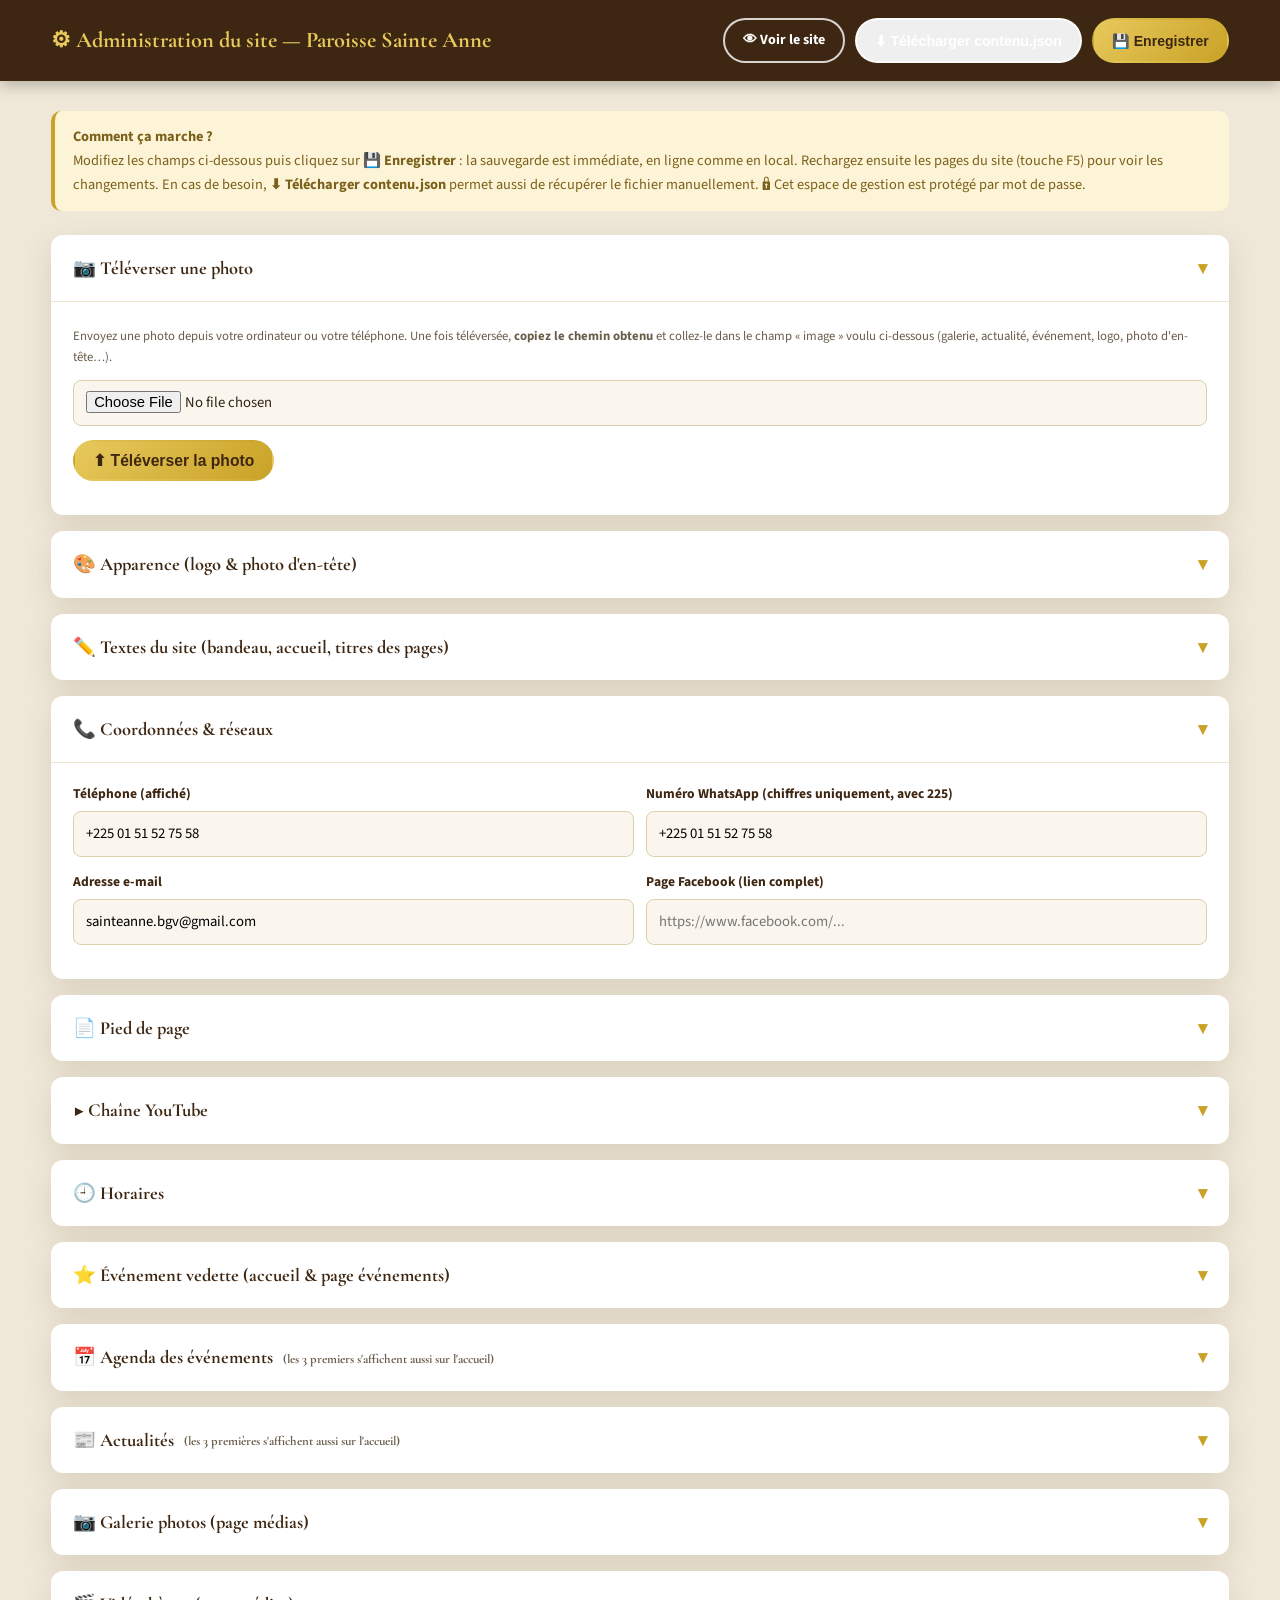
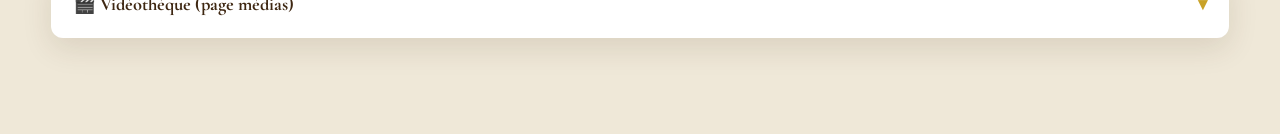
<file: gestion/index.html>
<!DOCTYPE html>
<html lang="fr">
<head>
  <meta charset="UTF-8">
  <meta name="viewport" content="width=device-width, initial-scale=1.0">
  <title>Administration — Paroisse Sainte Anne de Bingerville</title>
  <meta name="robots" content="noindex, nofollow">
  <link rel="preconnect" href="https://fonts.googleapis.com">
  <link rel="preconnect" href="https://fonts.gstatic.com" crossorigin>
  <link href="https://fonts.googleapis.com/css2?family=Cormorant+Garamond:wght@600;700&family=Source+Sans+3:wght@400;600;700&display=swap" rel="stylesheet">
  <link rel="icon" type="image/svg+xml" href="../favicon.svg">
  <link rel="stylesheet" href="../styles.css">
  <style>
    body { background: #efe8d8; }
    .admin-entete {
      background: var(--brun-fonce); color: var(--or-clair); padding: 18px 0;
      position: sticky; top: 0; z-index: 100; box-shadow: 0 4px 14px rgba(0,0,0,.25);
    }
    .admin-entete .conteneur { display: flex; align-items: center; justify-content: space-between; gap: 14px; flex-wrap: wrap; }
    .admin-entete h1 { color: var(--or-clair); font-size: 1.4rem; margin: 0; }
    .admin-entete .actions { display: flex; gap: 10px; flex-wrap: wrap; }
    .admin-entete .btn { padding: 9px 18px; font-size: .88rem; }
    .admin-corps { padding: 30px 0 80px; }
    .panneau {
      background: var(--blanc); border-radius: 12px; box-shadow: var(--ombre);
      margin-bottom: 16px; overflow: hidden;
    }
    .panneau > summary {
      cursor: pointer; padding: 18px 22px; font-weight: 700; font-size: 1.15rem;
      font-family: "Cormorant Garamond", Georgia, serif; color: var(--brun-fonce);
      list-style: none; display: flex; align-items: center; gap: 10px;
    }
    .panneau > summary::-webkit-details-marker { display: none; }
    .panneau > summary::after { content: "▾"; margin-left: auto; color: var(--or); }
    .panneau[open] > summary { border-bottom: 1px solid #eee3cf; }
    .panneau .interieur { padding: 20px 22px; }
    .champ { margin-bottom: 14px; }
    .champ label { display: block; font-weight: 700; font-size: .85rem; color: var(--brun-fonce); margin-bottom: 5px; }
    .champ input, .champ textarea, .champ select {
      width: 100%; padding: 10px 12px; border: 1.5px solid #ddcfae; border-radius: 8px;
      font: inherit; font-size: .92rem; background: var(--creme);
    }
    .champ textarea { min-height: 70px; resize: vertical; }
    .champ input:focus, .champ textarea:focus, .champ select:focus { outline: none; border-color: var(--or); background: var(--blanc); }
    .aide { font-size: .8rem; color: var(--texte-doux); margin-top: 4px; }
    .element-liste {
      border: 1.5px dashed #ddcfae; border-radius: 10px; padding: 16px;
      margin-bottom: 14px; position: relative; background: #fffdf8;
    }
    .element-liste .supprimer {
      position: absolute; top: 10px; right: 10px; background: #f6e3e3; color: var(--rouge);
      border: none; border-radius: 8px; padding: 5px 11px; font-weight: 700; cursor: pointer; font-size: .8rem;
    }
    .element-liste .supprimer:hover { background: var(--rouge); color: #fff; }
    .deux-champs { display: grid; grid-template-columns: 1fr 1fr; gap: 12px; }
    @media (max-width: 700px) { .deux-champs { grid-template-columns: 1fr; } }
    .btn-ajouter {
      background: var(--creme-2); border: 1.5px dashed var(--or); color: var(--brun-fonce);
      border-radius: 10px; padding: 11px 18px; font-weight: 700; cursor: pointer; width: 100%;
      font-size: .92rem;
    }
    .btn-ajouter:hover { background: #f4e9c8; }
    .statut {
      position: fixed; bottom: 22px; left: 50%; transform: translateX(-50%);
      background: var(--brun-fonce); color: #fff; padding: 13px 26px; border-radius: 999px;
      box-shadow: 0 8px 26px rgba(0,0,0,.35); display: none; z-index: 200; font-weight: 600;
    }
    .statut.ok { background: #1c7c2e; }
    .statut.erreur { background: var(--rouge); }
    .note-info {
      background: #fdf3d7; border-left: 4px solid var(--or); border-radius: 10px;
      padding: 14px 18px; font-size: .9rem; color: #7a611a; margin-bottom: 24px;
    }
    .apercu-mini { max-height: 64px; border-radius: 6px; margin-top: 6px; }
    .grille-couleurs { display: grid; grid-template-columns: repeat(auto-fit, minmax(170px, 1fr)); gap: 12px; align-items: center; }
    .champ-couleur { display: flex; align-items: center; gap: 10px; background: #fffdf8; border: 1.5px dashed #ddcfae; border-radius: 10px; padding: 10px 12px; }
    .champ-couleur input[type="color"] { width: 44px; height: 34px; border: none; background: none; cursor: pointer; padding: 0; }
    .champ-couleur label { font-size: .82rem; font-weight: 700; color: var(--brun-fonce); }
  </style>
</head>
<body>

  <header class="admin-entete">
    <div class="conteneur">
      <h1>⚙ Administration du site — Paroisse Sainte Anne</h1>
      <div class="actions">
        <a class="btn btn-contour" href="../index.html" target="_blank">👁 Voir le site</a>
        <button class="btn btn-contour" id="btn-telecharger">⬇ Télécharger contenu.json</button>
        <button class="btn btn-or" id="btn-enregistrer">💾 Enregistrer</button>
      </div>
    </div>
  </header>

  <main class="admin-corps">
    <div class="conteneur">

      <div class="note-info">
        <strong>Comment ça marche ?</strong><br>
        Modifiez les champs ci-dessous puis cliquez sur <strong>💾 Enregistrer</strong> :
        la sauvegarde est immédiate, en ligne comme en local. Rechargez ensuite les pages
        du site (touche F5) pour voir les changements.
        En cas de besoin, <strong>⬇ Télécharger contenu.json</strong> permet aussi de récupérer
        le fichier manuellement. 🔒 Cet espace de gestion est protégé par mot de passe.
      </div>

      <details class="panneau" open>
        <summary>📷 Téléverser une photo</summary>
        <div class="interieur">
          <p class="aide" style="margin-bottom:12px;">Envoyez une photo depuis votre ordinateur ou votre téléphone. Une fois téléversée, <strong>copiez le chemin obtenu</strong> et collez-le dans le champ « image » voulu ci-dessous (galerie, actualité, événement, logo, photo d'en-tête…).</p>
          <div class="champ">
            <input type="file" id="upload-fichier" accept="image/*">
          </div>
          <button type="button" class="btn btn-or" id="btn-televerser" style="padding:9px 18px;">⬆ Téléverser la photo</button>
          <div id="upload-resultat" style="margin-top:14px;"></div>
        </div>
      </details>

      <details class="panneau">
        <summary>🎨 Apparence (logo &amp; photo d'en-tête)</summary>
        <div class="interieur">
          <div class="deux-champs">
            <div class="champ">
              <label>Nom affiché à côté du logo</label>
              <input id="a-nom" placeholder="Paroisse Sainte Anne">
            </div>
            <div class="champ">
              <label>Sous-titre (petite ligne sous le nom)</label>
              <input id="a-soustitre" placeholder="BINGERVILLE · CÔTE D'IVOIRE">
            </div>
          </div>
          <div class="champ">
            <label>Logo (image ronde) — laissez vide pour garder la croix dorée ✝</label>
            <input id="a-logo" placeholder="images/logo-paroisse.png">
            <p class="aide">Déposez d'abord votre logo dans le dossier <code>images/</code> du site (idéalement carré, ex. 200 × 200 px), puis indiquez ici son chemin, ex. <code>images/logo-paroisse.png</code>.</p>
            <img class="apercu-mini" id="a-logo-apercu" alt="" hidden>
          </div>
          <div class="champ">
            <label>Photo d'en-tête (grande image de toutes les pages)</label>
            <input id="a-entete" placeholder="images/interieur-eglise.jpg">
            <p class="aide">Photo utilisée en haut de chaque page. Déposez la nouvelle photo dans <code>images/</code> (format paysage, environ 1500 px de large) puis indiquez son chemin, ex. <code>images/facade-eglise.jpg</code>. Astuce : vous pouvez aussi simplement remplacer le fichier <code>images/interieur-eglise.jpg</code> par votre nouvelle photo en gardant le même nom — rien d'autre à changer.</p>
            <img class="apercu-mini" id="a-entete-apercu" alt="" hidden>
          </div>

          <h3 style="margin:18px 0 6px;">Couleurs du site</h3>
          <p class="aide" style="margin-bottom:14px;">Cliquez sur un carré pour choisir une couleur. Les nuances claires et foncées s'adaptent automatiquement.</p>
          <div class="grille-couleurs">
            <div class="champ-couleur">
              <input type="color" id="k-fond" value="#faf6ee">
              <label for="k-fond">Fond du site</label>
            </div>
            <div class="champ-couleur">
              <input type="color" id="k-fond2" value="#f3ecdd">
              <label for="k-fond2">Fond des sections alternées</label>
            </div>
            <div class="champ-couleur">
              <input type="color" id="k-brun" value="#3e2712">
              <label for="k-brun">Brun (titres, pied de page)</label>
            </div>
            <div class="champ-couleur">
              <input type="color" id="k-rouge" value="#9e1b1b">
              <label for="k-rouge">Rouge (boutons, accents)</label>
            </div>
            <div class="champ-couleur">
              <input type="color" id="k-or" value="#c9a227">
              <label for="k-or">Or (badges, ornements)</label>
            </div>
            <div class="champ-couleur">
              <button type="button" class="btn-ajouter" id="k-reset" style="width:auto;padding:9px 14px;">↺ Couleurs d'origine</button>
            </div>
          </div>

          <h3 style="margin:18px 0 6px;">Couleurs des boutons</h3>
          <p class="aide" style="margin-bottom:14px;">Personnalisez la couleur des boutons indépendamment de la palette générale.</p>
          <div class="grille-couleurs">
            <div class="champ-couleur">
              <input type="color" id="b-don" value="#9e1b1b">
              <label for="b-don">Bouton « Faire un don » &amp; boutons rouges</label>
            </div>
            <div class="champ-couleur">
              <input type="color" id="b-or" value="#c9a227">
              <label for="b-or">Boutons dorés (principaux)</label>
            </div>
            <div class="champ-couleur">
              <input type="color" id="b-brun" value="#5d3a1a">
              <label for="b-brun">Boutons bruns (secondaires)</label>
            </div>
            <div class="champ-couleur">
              <button type="button" class="btn-ajouter" id="b-reset" style="width:auto;padding:9px 14px;">↺ Boutons d'origine</button>
            </div>
          </div>
        </div>
      </details>

      <details class="panneau">
        <summary>✏️ Textes du site (bandeau, accueil, titres des pages)</summary>
        <div class="interieur">
          <p class="aide" style="margin-bottom:12px;">Modifiez ici les textes fixes du site : la ligne du bandeau tout en haut (lieu &amp; verset), les textes de la page d'accueil, et le titre / sous-titre de chaque page.</p>
          <div id="liste-textes"></div>
        </div>
      </details>

      <details class="panneau" open>
        <summary>📞 Coordonnées &amp; réseaux</summary>
        <div class="interieur">
          <div class="deux-champs">
            <div class="champ">
              <label>Téléphone (affiché)</label>
              <input id="c-telephone" placeholder="+225 07 00 00 00 00">
            </div>
            <div class="champ">
              <label>Numéro WhatsApp (chiffres uniquement, avec 225)</label>
              <input id="c-whatsapp" placeholder="2250700000000">
            </div>
          </div>
          <div class="deux-champs">
            <div class="champ">
              <label>Adresse e-mail</label>
              <input id="c-email" placeholder="paroisse@exemple.com">
            </div>
            <div class="champ">
              <label>Page Facebook (lien complet)</label>
              <input id="c-facebook" placeholder="https://www.facebook.com/...">
            </div>
          </div>
        </div>
      </details>

      <details class="panneau">
        <summary>📄 Pied de page</summary>
        <div class="interieur">
          <div class="deux-champs">
            <div class="champ">
              <label>Titre de la première colonne</label>
              <input id="p-titre" placeholder="Paroisse Sainte Anne">
            </div>
            <div class="champ">
              <label>Adresse (ligne 📍)</label>
              <input id="p-adresse" placeholder="Bingerville, Abidjan — Côte d'Ivoire">
            </div>
          </div>
          <div class="champ">
            <label>Texte de présentation (première colonne)</label>
            <textarea id="p-description"></textarea>
          </div>
          <div class="champ">
            <label>Ligne de copyright (tout en bas)</label>
            <input id="p-copyright" placeholder="Paroisse Sainte Anne de Bingerville — Tous droits réservés.">
            <p class="aide">L'année et le crédit photos Pexels sont ajoutés automatiquement. Le téléphone et l'e-mail du pied de page se règlent dans « 📞 Coordonnées », et les horaires dans « 🕘 Horaires ».</p>
          </div>
        </div>
      </details>

      <details class="panneau">
        <summary>▶ Chaîne YouTube</summary>
        <div class="interieur">
          <div class="champ">
            <label>Lien de la chaîne YouTube</label>
            <input id="y-lien" placeholder="https://www.youtube.com/@VotreChaine">
            <p class="aide">Utilisé par tous les boutons « YouTube » du site.</p>
          </div>
          <div class="champ">
            <label>Identifiant de la chaîne (Channel ID) — pour le direct</label>
            <input id="y-channel" placeholder="UCxxxxxxxxxxxxxxxxxxxxxx">
            <p class="aide">Se trouve dans YouTube Studio → Paramètres → Chaîne → Paramètres avancés. Une fois renseigné, le lecteur « direct » de la page YouTube s'active automatiquement.</p>
          </div>
        </div>
      </details>

      <details class="panneau">
        <summary>🕘 Horaires</summary>
        <div class="interieur">
          <h3 style="margin-bottom:10px;">Encarts de la page d'accueil</h3>
          <div id="liste-encarts"></div>
          <h3 style="margin:22px 0 10px;">Tableau des messes (page « Horaires des messes »)</h3>
          <div id="liste-tableau"></div>
          <button class="btn-ajouter" data-ajouter="tableau">➕ Ajouter une ligne au tableau</button>
          <h3 style="margin:22px 0 10px;">Horaires du pied de page (4 lignes courtes)</h3>
          <div id="liste-footer"></div>
          <button class="btn-ajouter" data-ajouter="footer">➕ Ajouter une ligne</button>
        </div>
      </details>

      <details class="panneau">
        <summary>⭐ Événement vedette (accueil &amp; page événements)</summary>
        <div class="interieur">
          <div class="deux-champs">
            <div class="champ">
              <label>Badge (ex. « Fête patronale »)</label>
              <input id="v-etiquette">
            </div>
            <div class="champ">
              <label>Date pour le compte à rebours (AAAA-MM-JJ)</label>
              <input id="v-date" placeholder="2026-07-26">
            </div>
          </div>
          <div class="champ">
            <label>Titre</label>
            <input id="v-titre">
          </div>
          <div class="champ">
            <label>Description</label>
            <textarea id="v-description"></textarea>
          </div>
          <div class="champ">
            <label>Image (adresse complète ou chemin local ex. images/photo.jpg)</label>
            <input id="v-image">
            <img class="apercu-mini" id="v-image-apercu" alt="" hidden>
          </div>
        </div>
      </details>

      <details class="panneau">
        <summary>📅 Agenda des événements <span class="aide">(les 3 premiers s'affichent aussi sur l'accueil)</span></summary>
        <div class="interieur">
          <div id="liste-agenda"></div>
          <button class="btn-ajouter" data-ajouter="agenda">➕ Ajouter un événement</button>
        </div>
      </details>

      <details class="panneau">
        <summary>📰 Actualités <span class="aide">(les 3 premières s'affichent aussi sur l'accueil)</span></summary>
        <div class="interieur">
          <div id="liste-actualites"></div>
          <button class="btn-ajouter" data-ajouter="actualites">➕ Ajouter une actualité</button>
        </div>
      </details>

      <details class="panneau">
        <summary>📷 Galerie photos (page médias)</summary>
        <div class="interieur">
          <p class="aide" style="margin-bottom:14px;">Pour vos propres photos : téléversez-les dans le dossier <code>images/</code> de l'hébergement puis indiquez le chemin, ex. <code>images/fete-2026.jpg</code>.</p>
          <div id="liste-galerie"></div>
          <button class="btn-ajouter" data-ajouter="galerie">➕ Ajouter une photo</button>
        </div>
      </details>

      <details class="panneau">
        <summary>🎬 Vidéothèque (page médias)</summary>
        <div class="interieur">
          <div id="liste-videos"></div>
          <button class="btn-ajouter" data-ajouter="videos">➕ Ajouter une vidéo</button>
        </div>
      </details>

    </div>
  </main>

  <div class="statut" id="statut"></div>

  <script>
  (function () {
    "use strict";
    var contenu = null;
    var CATEGORIES = [
      ["celebrations", "Célébrations"],
      ["communaute", "Vie communautaire"],
      ["jeunesse", "Jeunesse & catéchèse"],
      ["solidarite", "Solidarité"]
    ];

    function statut(texte, classe) {
      var s = document.getElementById("statut");
      s.textContent = texte;
      s.className = "statut " + (classe || "");
      s.style.display = "block";
      clearTimeout(s._t);
      s._t = setTimeout(function () { s.style.display = "none"; }, 4000);
    }

    function el(html) {
      var d = document.createElement("div");
      d.innerHTML = html.trim();
      return d.firstChild;
    }

    function attr(v) {
      return String(v == null ? "" : v).replace(/&/g, "&amp;").replace(/"/g, "&quot;").replace(/</g, "&lt;");
    }

    /* ---------- Gabarits des éléments de liste ---------- */
    var gabarits = {
      tableau: function (l) {
        l = l || {};
        return el('<div class="element-liste" data-type="tableau">' +
          '<button type="button" class="supprimer">✕ Supprimer</button>' +
          '<div class="deux-champs">' +
          '<div class="champ"><label>Jour</label><input data-champ="jour" value="' + attr(l.jour) + '"></div>' +
          '<div class="champ"><label>Heure</label><input data-champ="heure" value="' + attr(l.heure) + '"></div></div>' +
          '<div class="champ"><label>Célébration</label><input data-champ="celebration" value="' + attr(l.celebration) + '"></div>' +
          "</div>");
      },
      footer: function (l) {
        return el('<div class="element-liste" data-type="footer">' +
          '<button type="button" class="supprimer">✕ Supprimer</button>' +
          '<div class="champ"><label>Ligne</label><input data-champ="ligne" value="' + attr(l || "") + '"></div>' +
          "</div>");
      },
      agenda: function (l) {
        l = l || {};
        return el('<div class="element-liste" data-type="agenda">' +
          '<button type="button" class="supprimer">✕ Supprimer</button>' +
          '<div class="deux-champs">' +
          '<div class="champ"><label>Jour (ex. 26 ou 23-25)</label><input data-champ="jour" value="' + attr(l.jour) + '"></div>' +
          '<div class="champ"><label>Mois &amp; année (ex. juil. 2026)</label><input data-champ="mois" value="' + attr(l.mois) + '"></div></div>' +
          '<div class="champ"><label>Titre</label><input data-champ="titre" value="' + attr(l.titre) + '"></div>' +
          '<div class="champ"><label>Description</label><textarea data-champ="description">' + attr(l.description) + "</textarea></div>" +
          '<div class="deux-champs">' +
          '<div class="champ"><label>Heure (ex. 9 h 30)</label><input data-champ="heure" value="' + attr(l.heure) + '"></div>' +
          '<div class="champ"><label>Lieu</label><input data-champ="lieu" value="' + attr(l.lieu) + '"></div></div>' +
          '<div class="champ"><label>Image (facultatif)</label><input data-champ="image" value="' + attr(l.image) + '"></div>' +
          "</div>");
      },
      actualites: function (l) {
        l = l || {};
        return el('<div class="element-liste" data-type="actualites">' +
          '<button type="button" class="supprimer">✕ Supprimer</button>' +
          '<div class="deux-champs">' +
          '<div class="champ"><label>Date affichée (ex. 8 juin 2026)</label><input data-champ="date" value="' + attr(l.date) + '"></div>' +
          '<div class="champ"><label>Titre</label><input data-champ="titre" value="' + attr(l.titre) + '"></div></div>' +
          '<div class="champ"><label>Texte</label><textarea data-champ="texte">' + attr(l.texte) + "</textarea></div>" +
          '<div class="champ"><label>Image</label><input data-champ="image" value="' + attr(l.image) + '"></div>' +
          "</div>");
      },
      galerie: function (l) {
        l = l || { categorie: "celebrations" };
        var options = CATEGORIES.map(function (c) {
          return '<option value="' + c[0] + '"' + (l.categorie === c[0] ? " selected" : "") + ">" + c[1] + "</option>";
        }).join("");
        return el('<div class="element-liste" data-type="galerie">' +
          '<button type="button" class="supprimer">✕ Supprimer</button>' +
          '<div class="champ"><label>Légende</label><input data-champ="legende" value="' + attr(l.legende) + '"></div>' +
          '<div class="deux-champs">' +
          '<div class="champ"><label>Image (vignette)</label><input data-champ="src" value="' + attr(l.src) + '"></div>' +
          '<div class="champ"><label>Image en grand (facultatif)</label><input data-champ="grand" value="' + attr(l.grand) + '"></div></div>' +
          '<div class="champ"><label>Catégorie</label><select data-champ="categorie">' + options + "</select></div>" +
          "</div>");
      },
      videos: function (l) {
        l = l || {};
        return el('<div class="element-liste" data-type="videos">' +
          '<button type="button" class="supprimer">✕ Supprimer</button>' +
          '<div class="champ"><label>Titre</label><input data-champ="titre" value="' + attr(l.titre) + '"></div>' +
          '<div class="champ"><label>Description</label><textarea data-champ="description">' + attr(l.description) + "</textarea></div>" +
          '<div class="deux-champs">' +
          '<div class="champ"><label>Fichier vidéo (.mp4)</label><input data-champ="src" value="' + attr(l.src) + '"></div>' +
          '<div class="champ"><label>Affiche / poster (facultatif)</label><input data-champ="poster" value="' + attr(l.poster) + '"></div></div>' +
          "</div>");
      },
      encart: function (e, indice) {
        e = e || { titre: "", items: [] };
        var bloc = el('<div class="element-liste" data-type="encart">' +
          '<div class="champ"><label>Titre de l\'encart ' + (indice + 1) + "</label>" +
          '<input data-champ="titre" value="' + attr(e.titre) + '"></div>' +
          '<div class="sous-items"></div>' +
          '<button type="button" class="btn-ajouter btn-ajouter-item">➕ Ajouter une ligne d\'horaire</button>' +
          "</div>");
        var sousListe = bloc.querySelector(".sous-items");
        (e.items || []).forEach(function (i) { sousListe.appendChild(gabarits.encartItem(i)); });
        bloc.querySelector(".btn-ajouter-item").addEventListener("click", function () {
          sousListe.appendChild(gabarits.encartItem());
        });
        return bloc;
      },
      encartItem: function (i) {
        i = i || {};
        return el('<div class="element-liste" data-type="encart-item" style="padding:10px;margin-bottom:8px;">' +
          '<button type="button" class="supprimer">✕</button>' +
          '<div class="deux-champs">' +
          '<div class="champ" style="margin-bottom:0;"><label>Libellé</label><input data-champ="libelle" value="' + attr(i.libelle) + '"></div>' +
          '<div class="champ" style="margin-bottom:0;"><label>Horaire</label><input data-champ="horaire" value="' + attr(i.horaire) + '"></div></div>' +
          "</div>");
      }
    };

    /* ---------- Textes libres (bandeau, accueil, bannières) ---------- */
    var TEXTES_GROUPES = {
      "bandeau": "Bandeau supérieur (sur toutes les pages)",
      "accueil": "Page d'accueil",
      "banniere": "Titre &amp; sous-titre de chaque page"
    };
    var TEXTES_LABELS = {
      "bandeau.lieu": "Lieu (à gauche, en haut)",
      "bandeau.verset": "Verset (au centre, en haut)",
      "accueil.heroSurtitre": "Petit texte au-dessus du grand titre",
      "accueil.heroTitre": "Grand titre d'accueil",
      "accueil.heroAccroche": "Phrase d'accroche",
      "accueil.motEtiquette": "Étiquette « Mot d'accueil »",
      "accueil.motTitre": "Titre du mot d'accueil",
      "accueil.motTexte1": "Mot d'accueil — 1er paragraphe",
      "accueil.motCitation": "Citation",
      "accueil.motCitationAuteur": "Auteur de la citation",
      "accueil.motTexte2": "Mot d'accueil — 2e paragraphe"
    };
    var TEXTES_PAGES = {
      "laparoisse": "La Paroisse", "messes": "Horaires des messes",
      "sacrements": "Les sacrements", "mouvements": "Mouvements",
      "evenements": "Événements", "medias": "Médias", "youtube": "Chaîne YouTube",
      "actualites": "Actualités", "don": "Faire un don", "contact": "Contact"
    };
    function labelTexte(cle) {
      if (TEXTES_LABELS[cle]) return TEXTES_LABELS[cle];
      var m = cle.match(/^banniere\.(.+)\.(titre|soustitre)$/);
      if (m) {
        var nom = TEXTES_PAGES[m[1]] || m[1];
        return "Page « " + nom + " » — " + (m[2] === "titre" ? "titre" : "sous-titre");
      }
      return cle;
    }
    function remplirTextes(textes) {
      var cont = document.getElementById("liste-textes");
      cont.innerHTML = "";
      if (!textes) return;
      var groupe = null;
      Object.keys(textes).forEach(function (cle) {
        var prefixe = cle.split(".")[0];
        if (prefixe !== groupe) {
          groupe = prefixe;
          var h = document.createElement("h3");
          h.style.margin = "18px 0 8px";
          h.innerHTML = TEXTES_GROUPES[prefixe] || prefixe;
          cont.appendChild(h);
        }
        var val = textes[cle];
        var lng = String(val).length > 70;
        var champ = document.createElement("div");
        champ.className = "champ";
        champ.innerHTML = "<label></label>" + (lng ? '<textarea data-cle=""></textarea>' : '<input data-cle="">');
        champ.querySelector("label").textContent = labelTexte(cle);
        var saisie = champ.querySelector("[data-cle]");
        saisie.setAttribute("data-cle", cle);
        saisie.value = val;
        cont.appendChild(champ);
      });
    }

    /* ---------- Remplissage des formulaires ---------- */
    function remplir() {
      remplirTextes(contenu.textes);
      var a = contenu.apparence || {};
      document.getElementById("a-nom").value = a.nomSite || "";
      document.getElementById("a-soustitre").value = a.sousTitre || "";
      document.getElementById("a-logo").value = a.logo || "";
      document.getElementById("a-entete").value = a.imageEntete || "";

      var k = a.couleurs || {};
      document.getElementById("k-fond").value = k.fond || "#faf6ee";
      document.getElementById("k-fond2").value = k.fondSecondaire || "#f3ecdd";
      document.getElementById("k-brun").value = k.brun || "#3e2712";
      document.getElementById("k-rouge").value = k.rouge || "#9e1b1b";
      document.getElementById("k-or").value = k.or || "#c9a227";

      var bt = a.boutons || {};
      document.getElementById("b-don").value = bt.don || "#9e1b1b";
      document.getElementById("b-or").value = bt.or || "#c9a227";
      document.getElementById("b-brun").value = bt.brun || "#5d3a1a";

      var pd = contenu.pied || {};
      document.getElementById("p-titre").value = pd.titre || "";
      document.getElementById("p-adresse").value = pd.adresse || "";
      document.getElementById("p-description").value = pd.description || "";
      document.getElementById("p-copyright").value = pd.copyright || "";

      var c = contenu.coordonnees || {};
      document.getElementById("c-telephone").value = c.telephone || "";
      document.getElementById("c-whatsapp").value = c.whatsapp || "";
      document.getElementById("c-email").value = c.email || "";
      document.getElementById("c-facebook").value = c.facebook === "#" ? "" : (c.facebook || "");

      var y = contenu.youtube || {};
      document.getElementById("y-lien").value = y.lienChaine || "";
      document.getElementById("y-channel").value = y.channelId || "";

      var v = contenu.evenementVedette || {};
      document.getElementById("v-etiquette").value = v.etiquette || "";
      document.getElementById("v-date").value = v.dateISO || "";
      document.getElementById("v-titre").value = v.titre || "";
      document.getElementById("v-description").value = v.description || "";
      document.getElementById("v-image").value = v.image || "";

      var lEncarts = document.getElementById("liste-encarts");
      lEncarts.innerHTML = "";
      (contenu.encartsAccueil || []).forEach(function (e, i) {
        lEncarts.appendChild(gabarits.encart(e, i));
      });

      var defs = [
        ["tableau", "liste-tableau", contenu.messesTableau],
        ["footer", "liste-footer", contenu.footerHoraires],
        ["agenda", "liste-agenda", contenu.agenda],
        ["actualites", "liste-actualites", contenu.actualites],
        ["galerie", "liste-galerie", contenu.galerie],
        ["videos", "liste-videos", contenu.videos]
      ];
      defs.forEach(function (d) {
        var conteneur = document.getElementById(d[1]);
        conteneur.innerHTML = "";
        (d[2] || []).forEach(function (item) {
          conteneur.appendChild(gabarits[d[0]](item));
        });
      });
    }

    /* ---------- Collecte des formulaires ---------- */
    function lireElement(bloc) {
      var objet = {};
      bloc.querySelectorAll(":scope > .champ [data-champ], :scope > .deux-champs [data-champ]").forEach(function (input) {
        objet[input.dataset.champ] = input.value.trim();
      });
      return objet;
    }

    function collecter() {
      var fb = document.getElementById("c-facebook").value.trim();
      var textes = {};
      document.querySelectorAll('#liste-textes [data-cle]').forEach(function (el) {
        textes[el.getAttribute("data-cle")] = el.value;
      });
      if (Object.keys(textes).length === 0) { textes = contenu.textes || {}; }
      var nouveau = {
        textes: textes,
        apparence: {
          logo: document.getElementById("a-logo").value.trim(),
          nomSite: document.getElementById("a-nom").value.trim(),
          sousTitre: document.getElementById("a-soustitre").value.trim(),
          imageEntete: document.getElementById("a-entete").value.trim(),
          couleurs: {
            fond: document.getElementById("k-fond").value,
            fondSecondaire: document.getElementById("k-fond2").value,
            brun: document.getElementById("k-brun").value,
            rouge: document.getElementById("k-rouge").value,
            or: document.getElementById("k-or").value
          },
          boutons: {
            don: document.getElementById("b-don").value,
            or: document.getElementById("b-or").value,
            brun: document.getElementById("b-brun").value
          }
        },
        pied: {
          titre: document.getElementById("p-titre").value.trim(),
          description: document.getElementById("p-description").value.trim(),
          adresse: document.getElementById("p-adresse").value.trim(),
          copyright: document.getElementById("p-copyright").value.trim()
        },
        coordonnees: {
          telephone: document.getElementById("c-telephone").value.trim(),
          whatsapp: document.getElementById("c-whatsapp").value.trim(),
          email: document.getElementById("c-email").value.trim(),
          facebook: fb || "#"
        },
        youtube: {
          lienChaine: document.getElementById("y-lien").value.trim(),
          channelId: document.getElementById("y-channel").value.trim()
        },
        evenementVedette: {
          etiquette: document.getElementById("v-etiquette").value.trim(),
          dateISO: document.getElementById("v-date").value.trim(),
          titre: document.getElementById("v-titre").value.trim(),
          description: document.getElementById("v-description").value.trim(),
          image: document.getElementById("v-image").value.trim(),
          lieu: (contenu.evenementVedette || {}).lieu || "",
          heure: (contenu.evenementVedette || {}).heure || ""
        },
        encartsAccueil: [],
        messesTableau: [],
        footerHoraires: [],
        agenda: [],
        actualites: [],
        galerie: [],
        videos: []
      };

      document.querySelectorAll('#liste-encarts > [data-type="encart"]').forEach(function (bloc) {
        var encart = { titre: bloc.querySelector('[data-champ="titre"]').value.trim(), items: [] };
        bloc.querySelectorAll('[data-type="encart-item"]').forEach(function (item) {
          encart.items.push(lireElement(item));
        });
        nouveau.encartsAccueil.push(encart);
      });

      document.querySelectorAll('#liste-tableau > [data-type]').forEach(function (b) { nouveau.messesTableau.push(lireElement(b)); });
      document.querySelectorAll('#liste-footer > [data-type]').forEach(function (b) { nouveau.footerHoraires.push(lireElement(b).ligne || ""); });
      document.querySelectorAll('#liste-agenda > [data-type]').forEach(function (b) { nouveau.agenda.push(lireElement(b)); });
      document.querySelectorAll('#liste-actualites > [data-type]').forEach(function (b) { nouveau.actualites.push(lireElement(b)); });
      document.querySelectorAll('#liste-galerie > [data-type]').forEach(function (b) {
        var o = lireElement(b);
        o.categorie = b.querySelector('[data-champ="categorie"]').value;
        if (!o.grand) o.grand = o.src;
        nouveau.galerie.push(o);
      });
      document.querySelectorAll('#liste-videos > [data-type]').forEach(function (b) { nouveau.videos.push(lireElement(b)); });

      return nouveau;
    }

    /* ---------- Actions ---------- */
    document.addEventListener("click", function (e) {
      if (e.target.classList.contains("supprimer")) {
        e.target.closest(".element-liste").remove();
      }
      var btnAjout = e.target.closest("[data-ajouter]");
      if (btnAjout) {
        var type = btnAjout.dataset.ajouter;
        var cible = document.getElementById("liste-" + type);
        var element = gabarits[type](type === "footer" ? "" : undefined);
        cible.appendChild(element);
        element.querySelector("input, textarea").focus();
      }
    });

    document.getElementById("v-image").addEventListener("change", function () {
      var ap = document.getElementById("v-image-apercu");
      ap.src = this.value;
      ap.hidden = !this.value;
    });

    document.getElementById("k-reset").addEventListener("click", function () {
      document.getElementById("k-fond").value = "#faf6ee";
      document.getElementById("k-fond2").value = "#f3ecdd";
      document.getElementById("k-brun").value = "#3e2712";
      document.getElementById("k-rouge").value = "#9e1b1b";
      document.getElementById("k-or").value = "#c9a227";
      statut("Couleurs d'origine restaurées — cliquez sur 💾 Enregistrer pour appliquer.");
    });

    document.getElementById("b-reset").addEventListener("click", function () {
      document.getElementById("b-don").value = "#9e1b1b";
      document.getElementById("b-or").value = "#c9a227";
      document.getElementById("b-brun").value = "#5d3a1a";
      statut("Boutons d'origine restaurés — cliquez sur 💾 Enregistrer pour appliquer.");
    });

    [["a-logo", "a-logo-apercu"], ["a-entete", "a-entete-apercu"]].forEach(function (paire) {
      document.getElementById(paire[0]).addEventListener("change", function () {
        var ap = document.getElementById(paire[1]);
        ap.src = this.value;
        ap.hidden = !this.value;
      });
    });

    document.getElementById("btn-telecharger").addEventListener("click", function () {
      var donnees = JSON.stringify(collecter(), null, 2);
      var blob = new Blob([donnees], { type: "application/json;charset=utf-8" });
      var a = document.createElement("a");
      a.href = URL.createObjectURL(blob);
      a.download = "contenu.json";
      a.click();
      URL.revokeObjectURL(a.href);
      statut("✓ Fichier téléchargé — remplacez contenu.json sur votre hébergeur.", "ok");
    });

    // Téléversement d'une photo (script PHP gestion/televerser-image.php)
    document.getElementById("btn-televerser").addEventListener("click", function () {
      var input = document.getElementById("upload-fichier");
      var res = document.getElementById("upload-resultat");
      if (!input.files || !input.files[0]) {
        statut("Choisissez d'abord une image à téléverser.", "erreur");
        return;
      }
      var fd = new FormData();
      fd.append("image", input.files[0]);
      res.innerHTML = "⏳ Téléversement en cours…";
      fetch("televerser-image.php", { method: "POST", body: fd })
        .then(function (r) { return r.ok ? r.text() : Promise.reject(); })
        .then(function (txt) {
          var data = null;
          try { data = JSON.parse(txt); } catch (e) { return Promise.reject(); }
          if (!data || !data.ok) return Promise.reject();
          res.innerHTML =
            '<div class="element-liste"><p style="margin-bottom:8px;">✓ Photo téléversée ! Copiez ce chemin :</p>' +
            '<div class="deux-champs" style="align-items:center;">' +
            '<input readonly id="upload-chemin" value="' + data.chemin + '">' +
            '<button type="button" class="btn-ajouter" id="btn-copier-chemin" style="width:auto;padding:9px 14px;">📋 Copier le chemin</button>' +
            '</div><img src="../' + data.chemin + '" class="apercu-mini" style="margin-top:10px;max-height:120px;"></div>';
          document.getElementById("btn-copier-chemin").addEventListener("click", function () {
            var champ = document.getElementById("upload-chemin");
            champ.select();
            if (navigator.clipboard) { navigator.clipboard.writeText(champ.value); }
            else { try { document.execCommand("copy"); } catch (e) {} }
            statut("✓ Chemin copié ! Collez-le dans le champ « image » voulu.", "ok");
          });
          statut("✓ Photo téléversée avec succès.", "ok");
          input.value = "";
        })
        .catch(function () {
          res.innerHTML = "";
          statut("⚠ Le téléversement ne fonctionne qu'en ligne (Hostinger). En local, déposez vos photos dans le dossier images/.", "erreur");
        });
    });

    // Essaie successivement le script PHP (en ligne) puis le serveur local,
    // et bascule sur le téléchargement si aucun n'est disponible.
    function enregistrer(donnees, urls, i) {
      if (i >= urls.length) {
        statut("⚠ Sauvegarde directe indisponible — utilisez « ⬇ Télécharger contenu.json ».", "erreur");
        return;
      }
      fetch(urls[i], {
        method: "POST",
        headers: { "Content-Type": "application/json;charset=utf-8" },
        body: donnees
      }).then(function (r) {
        return r.ok ? r.text() : Promise.reject();
      }).then(function (txt) {
        var ok = false;
        try { ok = JSON.parse(txt).ok === true; } catch (e) { ok = false; }
        if (!ok) return Promise.reject();
        contenu = JSON.parse(donnees);
        statut("✓ Enregistré ! Rechargez les pages du site (F5) pour voir les changements.", "ok");
      }).catch(function () {
        enregistrer(donnees, urls, i + 1);
      });
    }

    document.getElementById("btn-enregistrer").addEventListener("click", function () {
      var donnees = JSON.stringify(collecter(), null, 2);
      enregistrer(donnees, ["enregistrer-contenu.php", "/enregistrer-contenu"], 0);
    });

    /* ---------- Chargement initial ---------- */
    fetch("../contenu.json?_=" + Date.now(), { cache: "no-store" })
      .then(function (r) { if (!r.ok) throw new Error(r.status); return r.json(); })
      .then(function (json) { contenu = json; remplir(); })
      .catch(function () {
        statut("⚠ Impossible de charger contenu.json. Ouvrez cette page depuis le serveur (pas en double-clic).", "erreur");
      });
  })();
  </script>
</body>
</html>
</file>
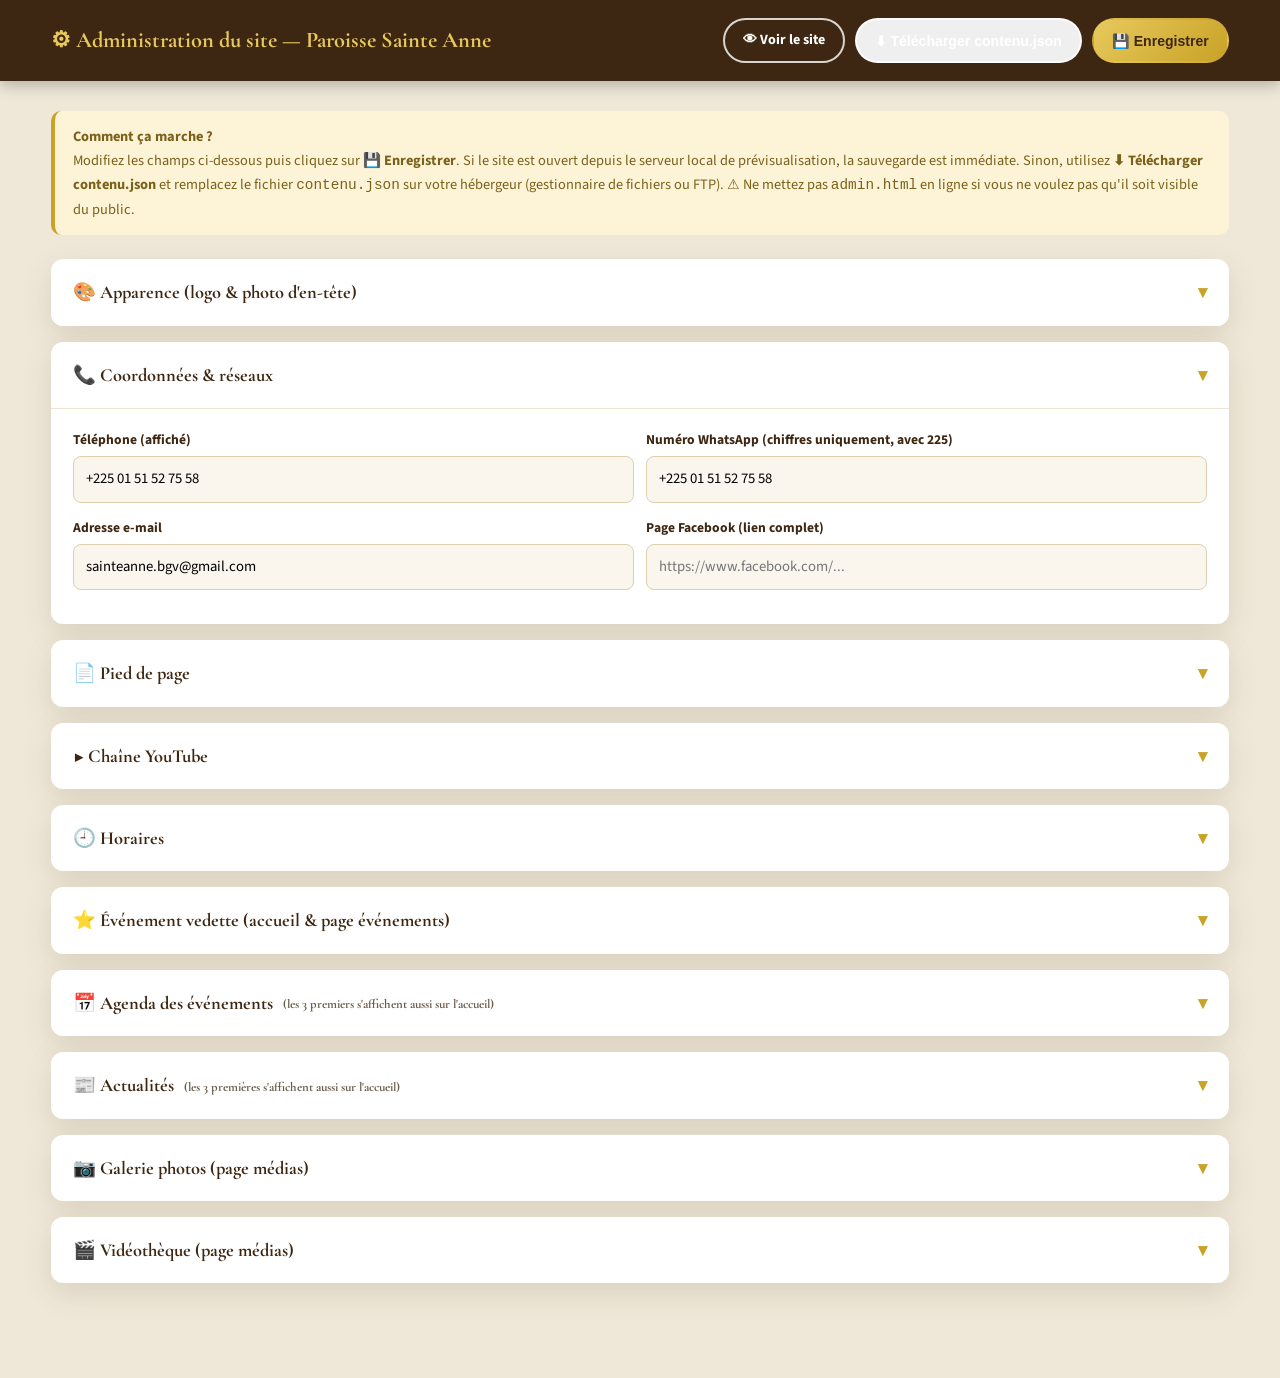
<file: admin.html>
<!DOCTYPE html>
<html lang="fr">
<head>
  <meta charset="UTF-8">
  <meta name="viewport" content="width=device-width, initial-scale=1.0">
  <title>Administration — Paroisse Sainte Anne de Bingerville</title>
  <meta name="robots" content="noindex, nofollow">
  <link rel="preconnect" href="https://fonts.googleapis.com">
  <link rel="preconnect" href="https://fonts.gstatic.com" crossorigin>
  <link href="https://fonts.googleapis.com/css2?family=Cormorant+Garamond:wght@600;700&family=Source+Sans+3:wght@400;600;700&display=swap" rel="stylesheet">
  <link rel="stylesheet" href="styles.css">
  <style>
    body { background: #efe8d8; }
    .admin-entete {
      background: var(--brun-fonce); color: var(--or-clair); padding: 18px 0;
      position: sticky; top: 0; z-index: 100; box-shadow: 0 4px 14px rgba(0,0,0,.25);
    }
    .admin-entete .conteneur { display: flex; align-items: center; justify-content: space-between; gap: 14px; flex-wrap: wrap; }
    .admin-entete h1 { color: var(--or-clair); font-size: 1.4rem; margin: 0; }
    .admin-entete .actions { display: flex; gap: 10px; flex-wrap: wrap; }
    .admin-entete .btn { padding: 9px 18px; font-size: .88rem; }
    .admin-corps { padding: 30px 0 80px; }
    .panneau {
      background: var(--blanc); border-radius: 12px; box-shadow: var(--ombre);
      margin-bottom: 16px; overflow: hidden;
    }
    .panneau > summary {
      cursor: pointer; padding: 18px 22px; font-weight: 700; font-size: 1.15rem;
      font-family: "Cormorant Garamond", Georgia, serif; color: var(--brun-fonce);
      list-style: none; display: flex; align-items: center; gap: 10px;
    }
    .panneau > summary::-webkit-details-marker { display: none; }
    .panneau > summary::after { content: "▾"; margin-left: auto; color: var(--or); }
    .panneau[open] > summary { border-bottom: 1px solid #eee3cf; }
    .panneau .interieur { padding: 20px 22px; }
    .champ { margin-bottom: 14px; }
    .champ label { display: block; font-weight: 700; font-size: .85rem; color: var(--brun-fonce); margin-bottom: 5px; }
    .champ input, .champ textarea, .champ select {
      width: 100%; padding: 10px 12px; border: 1.5px solid #ddcfae; border-radius: 8px;
      font: inherit; font-size: .92rem; background: var(--creme);
    }
    .champ textarea { min-height: 70px; resize: vertical; }
    .champ input:focus, .champ textarea:focus, .champ select:focus { outline: none; border-color: var(--or); background: var(--blanc); }
    .aide { font-size: .8rem; color: var(--texte-doux); margin-top: 4px; }
    .element-liste {
      border: 1.5px dashed #ddcfae; border-radius: 10px; padding: 16px;
      margin-bottom: 14px; position: relative; background: #fffdf8;
    }
    .element-liste .supprimer {
      position: absolute; top: 10px; right: 10px; background: #f6e3e3; color: var(--rouge);
      border: none; border-radius: 8px; padding: 5px 11px; font-weight: 700; cursor: pointer; font-size: .8rem;
    }
    .element-liste .supprimer:hover { background: var(--rouge); color: #fff; }
    .deux-champs { display: grid; grid-template-columns: 1fr 1fr; gap: 12px; }
    @media (max-width: 700px) { .deux-champs { grid-template-columns: 1fr; } }
    .btn-ajouter {
      background: var(--creme-2); border: 1.5px dashed var(--or); color: var(--brun-fonce);
      border-radius: 10px; padding: 11px 18px; font-weight: 700; cursor: pointer; width: 100%;
      font-size: .92rem;
    }
    .btn-ajouter:hover { background: #f4e9c8; }
    .statut {
      position: fixed; bottom: 22px; left: 50%; transform: translateX(-50%);
      background: var(--brun-fonce); color: #fff; padding: 13px 26px; border-radius: 999px;
      box-shadow: 0 8px 26px rgba(0,0,0,.35); display: none; z-index: 200; font-weight: 600;
    }
    .statut.ok { background: #1c7c2e; }
    .statut.erreur { background: var(--rouge); }
    .note-info {
      background: #fdf3d7; border-left: 4px solid var(--or); border-radius: 10px;
      padding: 14px 18px; font-size: .9rem; color: #7a611a; margin-bottom: 24px;
    }
    .apercu-mini { max-height: 64px; border-radius: 6px; margin-top: 6px; }
    .grille-couleurs { display: grid; grid-template-columns: repeat(auto-fit, minmax(170px, 1fr)); gap: 12px; align-items: center; }
    .champ-couleur { display: flex; align-items: center; gap: 10px; background: #fffdf8; border: 1.5px dashed #ddcfae; border-radius: 10px; padding: 10px 12px; }
    .champ-couleur input[type="color"] { width: 44px; height: 34px; border: none; background: none; cursor: pointer; padding: 0; }
    .champ-couleur label { font-size: .82rem; font-weight: 700; color: var(--brun-fonce); }
  </style>
</head>
<body>

  <header class="admin-entete">
    <div class="conteneur">
      <h1>⚙ Administration du site — Paroisse Sainte Anne</h1>
      <div class="actions">
        <a class="btn btn-contour" href="index.html" target="_blank">👁 Voir le site</a>
        <button class="btn btn-contour" id="btn-telecharger">⬇ Télécharger contenu.json</button>
        <button class="btn btn-or" id="btn-enregistrer">💾 Enregistrer</button>
      </div>
    </div>
  </header>

  <main class="admin-corps">
    <div class="conteneur">

      <div class="note-info">
        <strong>Comment ça marche ?</strong><br>
        Modifiez les champs ci-dessous puis cliquez sur <strong>💾 Enregistrer</strong>.
        Si le site est ouvert depuis le serveur local de prévisualisation, la sauvegarde est immédiate.
        Sinon, utilisez <strong>⬇ Télécharger contenu.json</strong> et remplacez le fichier
        <code>contenu.json</code> sur votre hébergeur (gestionnaire de fichiers ou FTP).
        ⚠ Ne mettez pas <code>admin.html</code> en ligne si vous ne voulez pas qu'il soit visible du public.
      </div>

      <details class="panneau">
        <summary>🎨 Apparence (logo &amp; photo d'en-tête)</summary>
        <div class="interieur">
          <div class="deux-champs">
            <div class="champ">
              <label>Nom affiché à côté du logo</label>
              <input id="a-nom" placeholder="Paroisse Sainte Anne">
            </div>
            <div class="champ">
              <label>Sous-titre (petite ligne sous le nom)</label>
              <input id="a-soustitre" placeholder="BINGERVILLE · CÔTE D'IVOIRE">
            </div>
          </div>
          <div class="champ">
            <label>Logo (image ronde) — laissez vide pour garder la croix dorée ✝</label>
            <input id="a-logo" placeholder="images/logo-paroisse.png">
            <p class="aide">Déposez d'abord votre logo dans le dossier <code>images/</code> du site (idéalement carré, ex. 200 × 200 px), puis indiquez ici son chemin, ex. <code>images/logo-paroisse.png</code>.</p>
            <img class="apercu-mini" id="a-logo-apercu" alt="" hidden>
          </div>
          <div class="champ">
            <label>Photo d'en-tête (grande image de toutes les pages)</label>
            <input id="a-entete" placeholder="images/interieur-eglise.jpg">
            <p class="aide">Photo utilisée en haut de chaque page. Déposez la nouvelle photo dans <code>images/</code> (format paysage, environ 1500 px de large) puis indiquez son chemin, ex. <code>images/facade-eglise.jpg</code>. Astuce : vous pouvez aussi simplement remplacer le fichier <code>images/interieur-eglise.jpg</code> par votre nouvelle photo en gardant le même nom — rien d'autre à changer.</p>
            <img class="apercu-mini" id="a-entete-apercu" alt="" hidden>
          </div>

          <h3 style="margin:18px 0 6px;">Couleurs du site</h3>
          <p class="aide" style="margin-bottom:14px;">Cliquez sur un carré pour choisir une couleur. Les nuances claires et foncées s'adaptent automatiquement.</p>
          <div class="grille-couleurs">
            <div class="champ-couleur">
              <input type="color" id="k-fond" value="#faf6ee">
              <label for="k-fond">Fond du site</label>
            </div>
            <div class="champ-couleur">
              <input type="color" id="k-fond2" value="#f3ecdd">
              <label for="k-fond2">Fond des sections alternées</label>
            </div>
            <div class="champ-couleur">
              <input type="color" id="k-brun" value="#3e2712">
              <label for="k-brun">Brun (titres, pied de page)</label>
            </div>
            <div class="champ-couleur">
              <input type="color" id="k-rouge" value="#9e1b1b">
              <label for="k-rouge">Rouge (boutons, accents)</label>
            </div>
            <div class="champ-couleur">
              <input type="color" id="k-or" value="#c9a227">
              <label for="k-or">Or (badges, ornements)</label>
            </div>
            <div class="champ-couleur">
              <button type="button" class="btn-ajouter" id="k-reset" style="width:auto;padding:9px 14px;">↺ Couleurs d'origine</button>
            </div>
          </div>

          <h3 style="margin:18px 0 6px;">Couleurs des boutons</h3>
          <p class="aide" style="margin-bottom:14px;">Personnalisez la couleur des boutons indépendamment de la palette générale.</p>
          <div class="grille-couleurs">
            <div class="champ-couleur">
              <input type="color" id="b-don" value="#9e1b1b">
              <label for="b-don">Bouton « Faire un don » &amp; boutons rouges</label>
            </div>
            <div class="champ-couleur">
              <input type="color" id="b-or" value="#c9a227">
              <label for="b-or">Boutons dorés (principaux)</label>
            </div>
            <div class="champ-couleur">
              <input type="color" id="b-brun" value="#5d3a1a">
              <label for="b-brun">Boutons bruns (secondaires)</label>
            </div>
            <div class="champ-couleur">
              <button type="button" class="btn-ajouter" id="b-reset" style="width:auto;padding:9px 14px;">↺ Boutons d'origine</button>
            </div>
          </div>
        </div>
      </details>

      <details class="panneau" open>
        <summary>📞 Coordonnées &amp; réseaux</summary>
        <div class="interieur">
          <div class="deux-champs">
            <div class="champ">
              <label>Téléphone (affiché)</label>
              <input id="c-telephone" placeholder="+225 07 00 00 00 00">
            </div>
            <div class="champ">
              <label>Numéro WhatsApp (chiffres uniquement, avec 225)</label>
              <input id="c-whatsapp" placeholder="2250700000000">
            </div>
          </div>
          <div class="deux-champs">
            <div class="champ">
              <label>Adresse e-mail</label>
              <input id="c-email" placeholder="paroisse@exemple.com">
            </div>
            <div class="champ">
              <label>Page Facebook (lien complet)</label>
              <input id="c-facebook" placeholder="https://www.facebook.com/...">
            </div>
          </div>
        </div>
      </details>

      <details class="panneau">
        <summary>📄 Pied de page</summary>
        <div class="interieur">
          <div class="deux-champs">
            <div class="champ">
              <label>Titre de la première colonne</label>
              <input id="p-titre" placeholder="Paroisse Sainte Anne">
            </div>
            <div class="champ">
              <label>Adresse (ligne 📍)</label>
              <input id="p-adresse" placeholder="Bingerville, Abidjan — Côte d'Ivoire">
            </div>
          </div>
          <div class="champ">
            <label>Texte de présentation (première colonne)</label>
            <textarea id="p-description"></textarea>
          </div>
          <div class="champ">
            <label>Ligne de copyright (tout en bas)</label>
            <input id="p-copyright" placeholder="Paroisse Sainte Anne de Bingerville — Tous droits réservés.">
            <p class="aide">L'année et le crédit photos Pexels sont ajoutés automatiquement. Le téléphone et l'e-mail du pied de page se règlent dans « 📞 Coordonnées », et les horaires dans « 🕘 Horaires ».</p>
          </div>
        </div>
      </details>

      <details class="panneau">
        <summary>▶ Chaîne YouTube</summary>
        <div class="interieur">
          <div class="champ">
            <label>Lien de la chaîne YouTube</label>
            <input id="y-lien" placeholder="https://www.youtube.com/@VotreChaine">
            <p class="aide">Utilisé par tous les boutons « YouTube » du site.</p>
          </div>
          <div class="champ">
            <label>Identifiant de la chaîne (Channel ID) — pour le direct</label>
            <input id="y-channel" placeholder="UCxxxxxxxxxxxxxxxxxxxxxx">
            <p class="aide">Se trouve dans YouTube Studio → Paramètres → Chaîne → Paramètres avancés. Une fois renseigné, le lecteur « direct » de la page YouTube s'active automatiquement.</p>
          </div>
        </div>
      </details>

      <details class="panneau">
        <summary>🕘 Horaires</summary>
        <div class="interieur">
          <h3 style="margin-bottom:10px;">Encarts de la page d'accueil</h3>
          <div id="liste-encarts"></div>
          <h3 style="margin:22px 0 10px;">Tableau des messes (page « Horaires des messes »)</h3>
          <div id="liste-tableau"></div>
          <button class="btn-ajouter" data-ajouter="tableau">➕ Ajouter une ligne au tableau</button>
          <h3 style="margin:22px 0 10px;">Horaires du pied de page (4 lignes courtes)</h3>
          <div id="liste-footer"></div>
          <button class="btn-ajouter" data-ajouter="footer">➕ Ajouter une ligne</button>
        </div>
      </details>

      <details class="panneau">
        <summary>⭐ Événement vedette (accueil &amp; page événements)</summary>
        <div class="interieur">
          <div class="deux-champs">
            <div class="champ">
              <label>Badge (ex. « Fête patronale »)</label>
              <input id="v-etiquette">
            </div>
            <div class="champ">
              <label>Date pour le compte à rebours (AAAA-MM-JJ)</label>
              <input id="v-date" placeholder="2026-07-26">
            </div>
          </div>
          <div class="champ">
            <label>Titre</label>
            <input id="v-titre">
          </div>
          <div class="champ">
            <label>Description</label>
            <textarea id="v-description"></textarea>
          </div>
          <div class="champ">
            <label>Image (adresse complète ou chemin local ex. images/photo.jpg)</label>
            <input id="v-image">
            <img class="apercu-mini" id="v-image-apercu" alt="" hidden>
          </div>
        </div>
      </details>

      <details class="panneau">
        <summary>📅 Agenda des événements <span class="aide">(les 3 premiers s'affichent aussi sur l'accueil)</span></summary>
        <div class="interieur">
          <div id="liste-agenda"></div>
          <button class="btn-ajouter" data-ajouter="agenda">➕ Ajouter un événement</button>
        </div>
      </details>

      <details class="panneau">
        <summary>📰 Actualités <span class="aide">(les 3 premières s'affichent aussi sur l'accueil)</span></summary>
        <div class="interieur">
          <div id="liste-actualites"></div>
          <button class="btn-ajouter" data-ajouter="actualites">➕ Ajouter une actualité</button>
        </div>
      </details>

      <details class="panneau">
        <summary>📷 Galerie photos (page médias)</summary>
        <div class="interieur">
          <p class="aide" style="margin-bottom:14px;">Pour vos propres photos : téléversez-les dans le dossier <code>images/</code> de l'hébergement puis indiquez le chemin, ex. <code>images/fete-2026.jpg</code>.</p>
          <div id="liste-galerie"></div>
          <button class="btn-ajouter" data-ajouter="galerie">➕ Ajouter une photo</button>
        </div>
      </details>

      <details class="panneau">
        <summary>🎬 Vidéothèque (page médias)</summary>
        <div class="interieur">
          <div id="liste-videos"></div>
          <button class="btn-ajouter" data-ajouter="videos">➕ Ajouter une vidéo</button>
        </div>
      </details>

    </div>
  </main>

  <div class="statut" id="statut"></div>

  <script>
  (function () {
    "use strict";
    var contenu = null;
    var CATEGORIES = [
      ["celebrations", "Célébrations"],
      ["communaute", "Vie communautaire"],
      ["jeunesse", "Jeunesse & catéchèse"],
      ["solidarite", "Solidarité"]
    ];

    function statut(texte, classe) {
      var s = document.getElementById("statut");
      s.textContent = texte;
      s.className = "statut " + (classe || "");
      s.style.display = "block";
      clearTimeout(s._t);
      s._t = setTimeout(function () { s.style.display = "none"; }, 4000);
    }

    function el(html) {
      var d = document.createElement("div");
      d.innerHTML = html.trim();
      return d.firstChild;
    }

    function attr(v) {
      return String(v == null ? "" : v).replace(/&/g, "&amp;").replace(/"/g, "&quot;").replace(/</g, "&lt;");
    }

    /* ---------- Gabarits des éléments de liste ---------- */
    var gabarits = {
      tableau: function (l) {
        l = l || {};
        return el('<div class="element-liste" data-type="tableau">' +
          '<button type="button" class="supprimer">✕ Supprimer</button>' +
          '<div class="deux-champs">' +
          '<div class="champ"><label>Jour</label><input data-champ="jour" value="' + attr(l.jour) + '"></div>' +
          '<div class="champ"><label>Heure</label><input data-champ="heure" value="' + attr(l.heure) + '"></div></div>' +
          '<div class="champ"><label>Célébration</label><input data-champ="celebration" value="' + attr(l.celebration) + '"></div>' +
          "</div>");
      },
      footer: function (l) {
        return el('<div class="element-liste" data-type="footer">' +
          '<button type="button" class="supprimer">✕ Supprimer</button>' +
          '<div class="champ"><label>Ligne</label><input data-champ="ligne" value="' + attr(l || "") + '"></div>' +
          "</div>");
      },
      agenda: function (l) {
        l = l || {};
        return el('<div class="element-liste" data-type="agenda">' +
          '<button type="button" class="supprimer">✕ Supprimer</button>' +
          '<div class="deux-champs">' +
          '<div class="champ"><label>Jour (ex. 26 ou 23-25)</label><input data-champ="jour" value="' + attr(l.jour) + '"></div>' +
          '<div class="champ"><label>Mois &amp; année (ex. juil. 2026)</label><input data-champ="mois" value="' + attr(l.mois) + '"></div></div>' +
          '<div class="champ"><label>Titre</label><input data-champ="titre" value="' + attr(l.titre) + '"></div>' +
          '<div class="champ"><label>Description</label><textarea data-champ="description">' + attr(l.description) + "</textarea></div>" +
          '<div class="deux-champs">' +
          '<div class="champ"><label>Heure (ex. 9 h 30)</label><input data-champ="heure" value="' + attr(l.heure) + '"></div>' +
          '<div class="champ"><label>Lieu</label><input data-champ="lieu" value="' + attr(l.lieu) + '"></div></div>' +
          '<div class="champ"><label>Image (facultatif)</label><input data-champ="image" value="' + attr(l.image) + '"></div>' +
          "</div>");
      },
      actualites: function (l) {
        l = l || {};
        return el('<div class="element-liste" data-type="actualites">' +
          '<button type="button" class="supprimer">✕ Supprimer</button>' +
          '<div class="deux-champs">' +
          '<div class="champ"><label>Date affichée (ex. 8 juin 2026)</label><input data-champ="date" value="' + attr(l.date) + '"></div>' +
          '<div class="champ"><label>Titre</label><input data-champ="titre" value="' + attr(l.titre) + '"></div></div>' +
          '<div class="champ"><label>Texte</label><textarea data-champ="texte">' + attr(l.texte) + "</textarea></div>" +
          '<div class="champ"><label>Image</label><input data-champ="image" value="' + attr(l.image) + '"></div>' +
          "</div>");
      },
      galerie: function (l) {
        l = l || { categorie: "celebrations" };
        var options = CATEGORIES.map(function (c) {
          return '<option value="' + c[0] + '"' + (l.categorie === c[0] ? " selected" : "") + ">" + c[1] + "</option>";
        }).join("");
        return el('<div class="element-liste" data-type="galerie">' +
          '<button type="button" class="supprimer">✕ Supprimer</button>' +
          '<div class="champ"><label>Légende</label><input data-champ="legende" value="' + attr(l.legende) + '"></div>' +
          '<div class="deux-champs">' +
          '<div class="champ"><label>Image (vignette)</label><input data-champ="src" value="' + attr(l.src) + '"></div>' +
          '<div class="champ"><label>Image en grand (facultatif)</label><input data-champ="grand" value="' + attr(l.grand) + '"></div></div>' +
          '<div class="champ"><label>Catégorie</label><select data-champ="categorie">' + options + "</select></div>" +
          "</div>");
      },
      videos: function (l) {
        l = l || {};
        return el('<div class="element-liste" data-type="videos">' +
          '<button type="button" class="supprimer">✕ Supprimer</button>' +
          '<div class="champ"><label>Titre</label><input data-champ="titre" value="' + attr(l.titre) + '"></div>' +
          '<div class="champ"><label>Description</label><textarea data-champ="description">' + attr(l.description) + "</textarea></div>" +
          '<div class="deux-champs">' +
          '<div class="champ"><label>Fichier vidéo (.mp4)</label><input data-champ="src" value="' + attr(l.src) + '"></div>' +
          '<div class="champ"><label>Affiche / poster (facultatif)</label><input data-champ="poster" value="' + attr(l.poster) + '"></div></div>' +
          "</div>");
      },
      encart: function (e, indice) {
        e = e || { titre: "", items: [] };
        var bloc = el('<div class="element-liste" data-type="encart">' +
          '<div class="champ"><label>Titre de l\'encart ' + (indice + 1) + "</label>" +
          '<input data-champ="titre" value="' + attr(e.titre) + '"></div>' +
          '<div class="sous-items"></div>' +
          '<button type="button" class="btn-ajouter btn-ajouter-item">➕ Ajouter une ligne d\'horaire</button>' +
          "</div>");
        var sousListe = bloc.querySelector(".sous-items");
        (e.items || []).forEach(function (i) { sousListe.appendChild(gabarits.encartItem(i)); });
        bloc.querySelector(".btn-ajouter-item").addEventListener("click", function () {
          sousListe.appendChild(gabarits.encartItem());
        });
        return bloc;
      },
      encartItem: function (i) {
        i = i || {};
        return el('<div class="element-liste" data-type="encart-item" style="padding:10px;margin-bottom:8px;">' +
          '<button type="button" class="supprimer">✕</button>' +
          '<div class="deux-champs">' +
          '<div class="champ" style="margin-bottom:0;"><label>Libellé</label><input data-champ="libelle" value="' + attr(i.libelle) + '"></div>' +
          '<div class="champ" style="margin-bottom:0;"><label>Horaire</label><input data-champ="horaire" value="' + attr(i.horaire) + '"></div></div>' +
          "</div>");
      }
    };

    /* ---------- Remplissage des formulaires ---------- */
    function remplir() {
      var a = contenu.apparence || {};
      document.getElementById("a-nom").value = a.nomSite || "";
      document.getElementById("a-soustitre").value = a.sousTitre || "";
      document.getElementById("a-logo").value = a.logo || "";
      document.getElementById("a-entete").value = a.imageEntete || "";

      var k = a.couleurs || {};
      document.getElementById("k-fond").value = k.fond || "#faf6ee";
      document.getElementById("k-fond2").value = k.fondSecondaire || "#f3ecdd";
      document.getElementById("k-brun").value = k.brun || "#3e2712";
      document.getElementById("k-rouge").value = k.rouge || "#9e1b1b";
      document.getElementById("k-or").value = k.or || "#c9a227";

      var bt = a.boutons || {};
      document.getElementById("b-don").value = bt.don || "#9e1b1b";
      document.getElementById("b-or").value = bt.or || "#c9a227";
      document.getElementById("b-brun").value = bt.brun || "#5d3a1a";

      var pd = contenu.pied || {};
      document.getElementById("p-titre").value = pd.titre || "";
      document.getElementById("p-adresse").value = pd.adresse || "";
      document.getElementById("p-description").value = pd.description || "";
      document.getElementById("p-copyright").value = pd.copyright || "";

      var c = contenu.coordonnees || {};
      document.getElementById("c-telephone").value = c.telephone || "";
      document.getElementById("c-whatsapp").value = c.whatsapp || "";
      document.getElementById("c-email").value = c.email || "";
      document.getElementById("c-facebook").value = c.facebook === "#" ? "" : (c.facebook || "");

      var y = contenu.youtube || {};
      document.getElementById("y-lien").value = y.lienChaine || "";
      document.getElementById("y-channel").value = y.channelId || "";

      var v = contenu.evenementVedette || {};
      document.getElementById("v-etiquette").value = v.etiquette || "";
      document.getElementById("v-date").value = v.dateISO || "";
      document.getElementById("v-titre").value = v.titre || "";
      document.getElementById("v-description").value = v.description || "";
      document.getElementById("v-image").value = v.image || "";

      var lEncarts = document.getElementById("liste-encarts");
      lEncarts.innerHTML = "";
      (contenu.encartsAccueil || []).forEach(function (e, i) {
        lEncarts.appendChild(gabarits.encart(e, i));
      });

      var defs = [
        ["tableau", "liste-tableau", contenu.messesTableau],
        ["footer", "liste-footer", contenu.footerHoraires],
        ["agenda", "liste-agenda", contenu.agenda],
        ["actualites", "liste-actualites", contenu.actualites],
        ["galerie", "liste-galerie", contenu.galerie],
        ["videos", "liste-videos", contenu.videos]
      ];
      defs.forEach(function (d) {
        var conteneur = document.getElementById(d[1]);
        conteneur.innerHTML = "";
        (d[2] || []).forEach(function (item) {
          conteneur.appendChild(gabarits[d[0]](item));
        });
      });
    }

    /* ---------- Collecte des formulaires ---------- */
    function lireElement(bloc) {
      var objet = {};
      bloc.querySelectorAll(":scope > .champ [data-champ], :scope > .deux-champs [data-champ]").forEach(function (input) {
        objet[input.dataset.champ] = input.value.trim();
      });
      return objet;
    }

    function collecter() {
      var fb = document.getElementById("c-facebook").value.trim();
      var nouveau = {
        apparence: {
          logo: document.getElementById("a-logo").value.trim(),
          nomSite: document.getElementById("a-nom").value.trim(),
          sousTitre: document.getElementById("a-soustitre").value.trim(),
          imageEntete: document.getElementById("a-entete").value.trim(),
          couleurs: {
            fond: document.getElementById("k-fond").value,
            fondSecondaire: document.getElementById("k-fond2").value,
            brun: document.getElementById("k-brun").value,
            rouge: document.getElementById("k-rouge").value,
            or: document.getElementById("k-or").value
          },
          boutons: {
            don: document.getElementById("b-don").value,
            or: document.getElementById("b-or").value,
            brun: document.getElementById("b-brun").value
          }
        },
        pied: {
          titre: document.getElementById("p-titre").value.trim(),
          description: document.getElementById("p-description").value.trim(),
          adresse: document.getElementById("p-adresse").value.trim(),
          copyright: document.getElementById("p-copyright").value.trim()
        },
        coordonnees: {
          telephone: document.getElementById("c-telephone").value.trim(),
          whatsapp: document.getElementById("c-whatsapp").value.trim(),
          email: document.getElementById("c-email").value.trim(),
          facebook: fb || "#"
        },
        youtube: {
          lienChaine: document.getElementById("y-lien").value.trim(),
          channelId: document.getElementById("y-channel").value.trim()
        },
        evenementVedette: {
          etiquette: document.getElementById("v-etiquette").value.trim(),
          dateISO: document.getElementById("v-date").value.trim(),
          titre: document.getElementById("v-titre").value.trim(),
          description: document.getElementById("v-description").value.trim(),
          image: document.getElementById("v-image").value.trim(),
          lieu: (contenu.evenementVedette || {}).lieu || "",
          heure: (contenu.evenementVedette || {}).heure || ""
        },
        encartsAccueil: [],
        messesTableau: [],
        footerHoraires: [],
        agenda: [],
        actualites: [],
        galerie: [],
        videos: []
      };

      document.querySelectorAll('#liste-encarts > [data-type="encart"]').forEach(function (bloc) {
        var encart = { titre: bloc.querySelector('[data-champ="titre"]').value.trim(), items: [] };
        bloc.querySelectorAll('[data-type="encart-item"]').forEach(function (item) {
          encart.items.push(lireElement(item));
        });
        nouveau.encartsAccueil.push(encart);
      });

      document.querySelectorAll('#liste-tableau > [data-type]').forEach(function (b) { nouveau.messesTableau.push(lireElement(b)); });
      document.querySelectorAll('#liste-footer > [data-type]').forEach(function (b) { nouveau.footerHoraires.push(lireElement(b).ligne || ""); });
      document.querySelectorAll('#liste-agenda > [data-type]').forEach(function (b) { nouveau.agenda.push(lireElement(b)); });
      document.querySelectorAll('#liste-actualites > [data-type]').forEach(function (b) { nouveau.actualites.push(lireElement(b)); });
      document.querySelectorAll('#liste-galerie > [data-type]').forEach(function (b) {
        var o = lireElement(b);
        o.categorie = b.querySelector('[data-champ="categorie"]').value;
        if (!o.grand) o.grand = o.src;
        nouveau.galerie.push(o);
      });
      document.querySelectorAll('#liste-videos > [data-type]').forEach(function (b) { nouveau.videos.push(lireElement(b)); });

      return nouveau;
    }

    /* ---------- Actions ---------- */
    document.addEventListener("click", function (e) {
      if (e.target.classList.contains("supprimer")) {
        e.target.closest(".element-liste").remove();
      }
      var btnAjout = e.target.closest("[data-ajouter]");
      if (btnAjout) {
        var type = btnAjout.dataset.ajouter;
        var cible = document.getElementById("liste-" + type);
        var element = gabarits[type](type === "footer" ? "" : undefined);
        cible.appendChild(element);
        element.querySelector("input, textarea").focus();
      }
    });

    document.getElementById("v-image").addEventListener("change", function () {
      var ap = document.getElementById("v-image-apercu");
      ap.src = this.value;
      ap.hidden = !this.value;
    });

    document.getElementById("k-reset").addEventListener("click", function () {
      document.getElementById("k-fond").value = "#faf6ee";
      document.getElementById("k-fond2").value = "#f3ecdd";
      document.getElementById("k-brun").value = "#3e2712";
      document.getElementById("k-rouge").value = "#9e1b1b";
      document.getElementById("k-or").value = "#c9a227";
      statut("Couleurs d'origine restaurées — cliquez sur 💾 Enregistrer pour appliquer.");
    });

    document.getElementById("b-reset").addEventListener("click", function () {
      document.getElementById("b-don").value = "#9e1b1b";
      document.getElementById("b-or").value = "#c9a227";
      document.getElementById("b-brun").value = "#5d3a1a";
      statut("Boutons d'origine restaurés — cliquez sur 💾 Enregistrer pour appliquer.");
    });

    [["a-logo", "a-logo-apercu"], ["a-entete", "a-entete-apercu"]].forEach(function (paire) {
      document.getElementById(paire[0]).addEventListener("change", function () {
        var ap = document.getElementById(paire[1]);
        ap.src = this.value;
        ap.hidden = !this.value;
      });
    });

    document.getElementById("btn-telecharger").addEventListener("click", function () {
      var donnees = JSON.stringify(collecter(), null, 2);
      var blob = new Blob([donnees], { type: "application/json;charset=utf-8" });
      var a = document.createElement("a");
      a.href = URL.createObjectURL(blob);
      a.download = "contenu.json";
      a.click();
      URL.revokeObjectURL(a.href);
      statut("✓ Fichier téléchargé — remplacez contenu.json sur votre hébergeur.", "ok");
    });

    document.getElementById("btn-enregistrer").addEventListener("click", function () {
      var donnees = JSON.stringify(collecter(), null, 2);
      fetch("enregistrer-contenu", {
        method: "POST",
        headers: { "Content-Type": "application/json;charset=utf-8" },
        body: donnees
      }).then(function (r) {
        if (!r.ok) throw new Error(r.status);
        contenu = JSON.parse(donnees);
        statut("✓ Enregistré ! Rechargez les pages du site pour voir les changements.", "ok");
      }).catch(function () {
        statut("⚠ Sauvegarde directe indisponible ici — utilisez « Télécharger contenu.json ».", "erreur");
      });
    });

    /* ---------- Chargement initial ---------- */
    fetch("contenu.json", { cache: "no-store" })
      .then(function (r) { if (!r.ok) throw new Error(r.status); return r.json(); })
      .then(function (json) { contenu = json; remplir(); })
      .catch(function () {
        statut("⚠ Impossible de charger contenu.json. Ouvrez cette page depuis un serveur web (pas en double-clic).", "erreur");
      });
  })();
  </script>
</body>
</html>
</file>
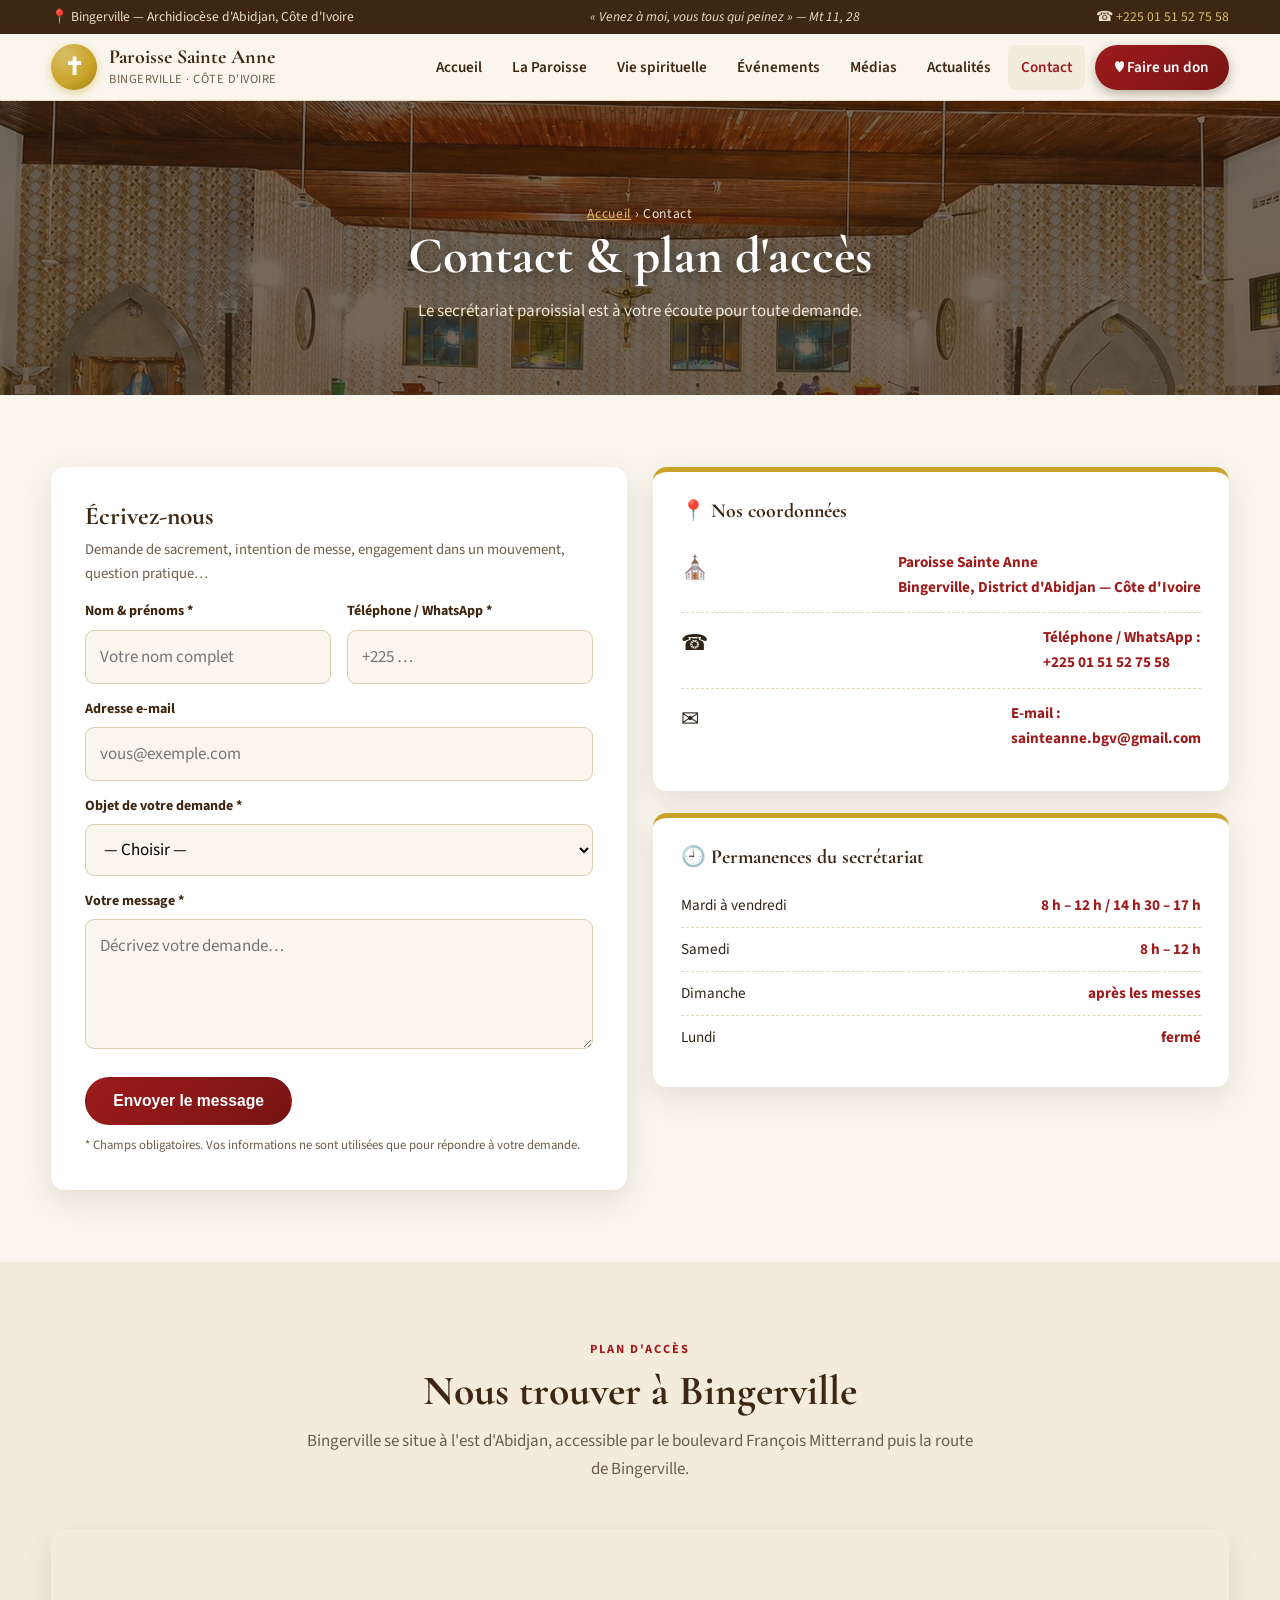
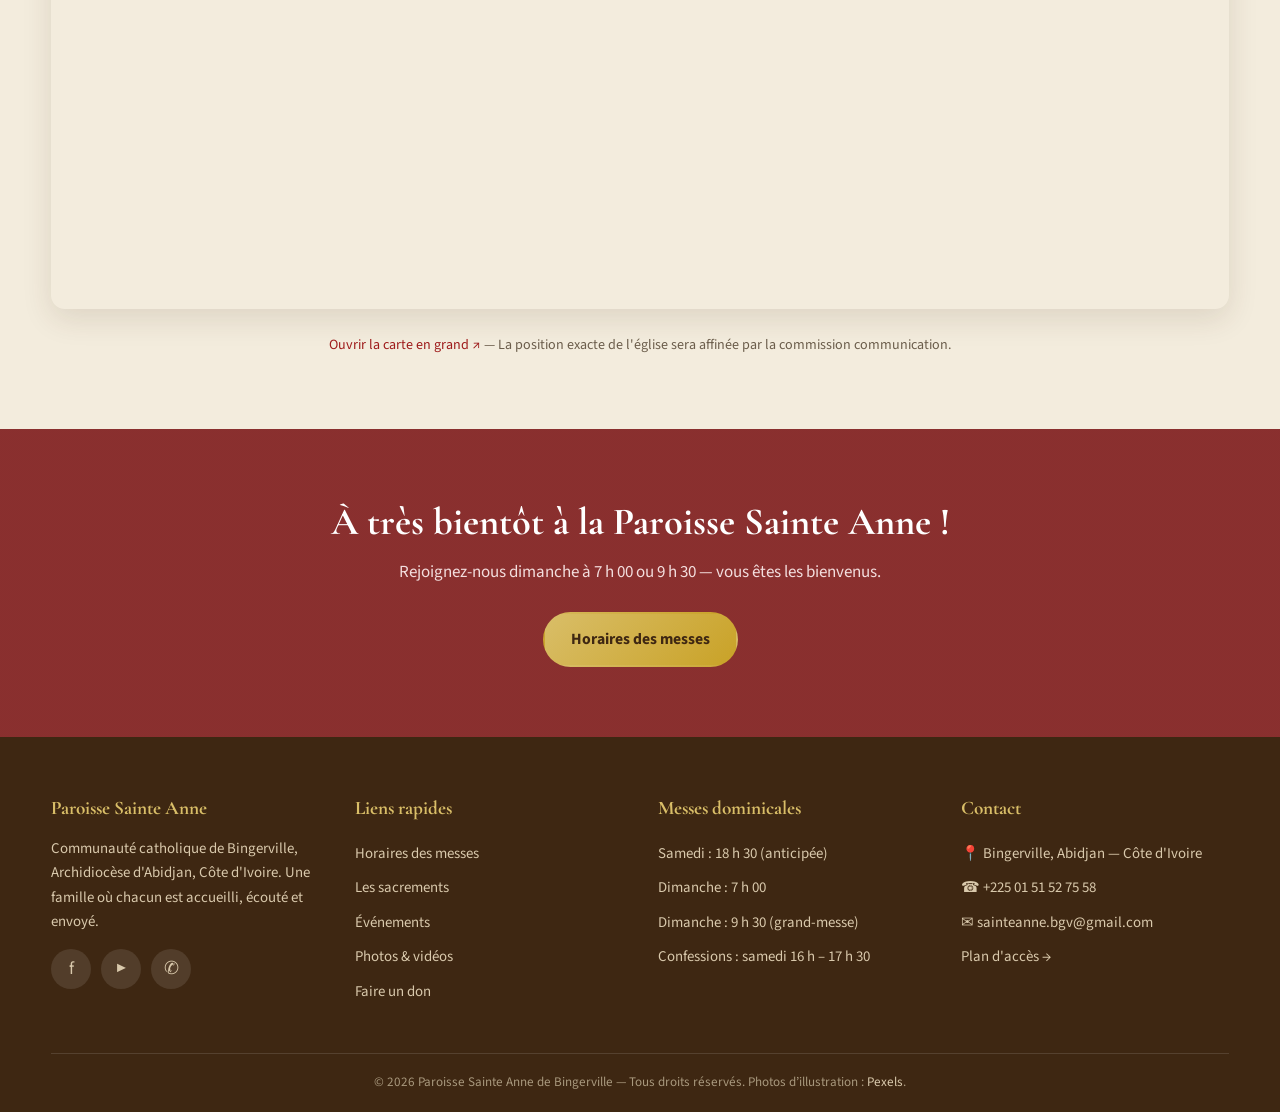
<file: contact.html>
<!DOCTYPE html>
<html lang="fr">
<head>
  <meta charset="UTF-8">
  <meta name="viewport" content="width=device-width, initial-scale=1.0">
  <title>Contact &amp; plan d'accès — Paroisse Sainte Anne de Bingerville</title>
  <meta name="description" content="Contacter la Paroisse Sainte Anne de Bingerville : adresse, téléphone, horaires du secrétariat, formulaire de contact et plan d'accès.">
  <link rel="preconnect" href="https://fonts.googleapis.com">
  <link rel="preconnect" href="https://fonts.gstatic.com" crossorigin>
  <link href="https://fonts.googleapis.com/css2?family=Cormorant+Garamond:wght@600;700&family=Source+Sans+3:wght@400;600;700&display=swap" rel="stylesheet">
  <link rel="icon" type="image/svg+xml" href="favicon.svg">
  <link rel="stylesheet" href="styles.css">
</head>
<body>

  <div class="bandeau-haut">
    <div class="conteneur">
      <span data-txt="bandeau.lieu">📍 Bingerville — Archidiocèse d'Abidjan, Côte d'Ivoire</span>
      <span class="verset" data-txt="bandeau.verset">« Venez à moi, vous tous qui peinez » — Mt 11, 28</span>
      <span>☎ <a href="tel:+2250700000000">+225 07 00 00 00 00</a></span>
    </div>
  </div>

  <header class="entete">
    <div class="conteneur">
      <a href="index.html" class="logo">
        <span class="croix">✝</span>
        <span class="nom">
          <strong>Paroisse Sainte Anne</strong>
          <span>BINGERVILLE · CÔTE D'IVOIRE</span>
        </span>
      </a>
      <button class="burger" aria-label="Ouvrir le menu" aria-expanded="false">
        <span></span><span></span><span></span>
      </button>
      <nav class="nav-principale" aria-label="Navigation principale">
        <ul>
          <li><a href="index.html">Accueil</a></li>
          <li>
            <a href="la-paroisse.html">La Paroisse</a>
            <div class="sous-menu">
              <a href="la-paroisse.html#histoire">Notre histoire</a>
              <a href="la-paroisse.html#sainte-anne">Sainte Anne, notre patronne</a>
              <a href="la-paroisse.html#equipe">Équipe pastorale</a>
            </div>
          </li>
          <li>
            <a href="messes.html">Vie spirituelle</a>
            <div class="sous-menu">
              <a href="messes.html">Horaires des messes</a>
              <a href="sacrements.html">Les sacrements</a>
              <a href="mouvements.html">Mouvements &amp; associations</a>
            </div>
          </li>
          <li><a href="evenements.html">Événements</a></li>
          <li>
            <a href="medias.html">Médias</a>
            <div class="sous-menu">
              <a href="medias.html">Photos &amp; vidéos</a>
              <a href="youtube.html">Chaîne YouTube</a>
            </div>
          </li>
          <li><a href="actualites.html">Actualités</a></li>
          <li><a href="contact.html">Contact</a></li>
          <li><a href="don.html" class="btn-don-nav">♥ Faire un don</a></li>
        </ul>
      </nav>
    </div>
  </header>

  <section class="banniere-page">
    <div class="conteneur">
      <p class="fil-ariane"><a href="index.html">Accueil</a> › Contact</p>
      <h1 data-txt="banniere.contact.titre">Contact &amp; plan d'accès</h1>
      <p data-txt="banniere.contact.soustitre">Le secrétariat paroissial est à votre écoute pour toute demande.</p>
    </div>
  </section>

  <section class="section">
    <div class="conteneur">
      <div class="grille grille-2" style="align-items:start;">
        <!-- Formulaire -->
        <form class="formulaire" data-demo>
          <h2 style="margin-bottom:6px;">Écrivez-nous</h2>
          <p style="color:var(--texte-doux);font-size:.92rem;">Demande de sacrement, intention de messe, engagement dans un mouvement, question pratique…</p>
          <div class="ligne">
            <div>
              <label for="nom">Nom &amp; prénoms *</label>
              <input type="text" id="nom" name="nom" required placeholder="Votre nom complet">
            </div>
            <div>
              <label for="tel">Téléphone / WhatsApp *</label>
              <input type="tel" id="tel" name="tel" required placeholder="+225 …">
            </div>
          </div>
          <label for="email">Adresse e-mail</label>
          <input type="email" id="email" name="email" placeholder="vous@exemple.com">
          <label for="objet">Objet de votre demande *</label>
          <select id="objet" name="objet" required>
            <option value="">— Choisir —</option>
            <option>Demande de baptême</option>
            <option>Préparation au mariage</option>
            <option>Intention de messe</option>
            <option>Inscription à la catéchèse</option>
            <option>Rejoindre un mouvement / une chorale</option>
            <option>Visite d'un prêtre (malade)</option>
            <option>Don / soutien aux œuvres</option>
            <option>Commission communication / médias</option>
            <option>Autre demande</option>
          </select>
          <label for="message">Votre message *</label>
          <textarea id="message" name="message" required placeholder="Décrivez votre demande…"></textarea>
          <p style="margin-top:18px;">
            <button type="submit" class="btn btn-rouge">Envoyer le message</button>
          </p>
          <p class="message-form" role="status"></p>
          <p style="font-size:.8rem;color:var(--texte-doux);margin-top:10px;">* Champs obligatoires. Vos informations ne sont utilisées que pour répondre à votre demande.</p>
        </form>

        <!-- Coordonnées -->
        <div>
          <div class="encart-horaires" style="margin-bottom:22px;">
            <h3>📍 Nos coordonnées</h3>
            <ul class="infos-contact">
              <li><span class="picto">⛪</span><span>Paroisse Sainte Anne<br>Bingerville, District d'Abidjan — Côte d'Ivoire</span></li>
              <li><span class="picto">☎</span><span>Téléphone / WhatsApp :<br><a href="tel:+2250700000000">+225 07 00 00 00 00</a></span></li>
              <li><span class="picto">✉</span><span>E-mail :<br><a href="mailto:paroissesainteanne.bgv@gmail.com">paroissesainteanne.bgv@gmail.com</a></span></li>
            </ul>
          </div>
          <div class="encart-horaires">
            <h3>🕘 Permanences du secrétariat</h3>
            <ul>
              <li><span>Mardi à vendredi</span><span>8 h – 12 h / 14 h 30 – 17 h</span></li>
              <li><span>Samedi</span><span>8 h – 12 h</span></li>
              <li><span>Dimanche</span><span>après les messes</span></li>
              <li><span>Lundi</span><span>fermé</span></li>
            </ul>
          </div>
        </div>
      </div>
    </div>
  </section>

  <section class="section section-creme">
    <div class="conteneur">
      <div class="tete-section">
        <span class="etiquette">Plan d'accès</span>
        <h2>Nous trouver à Bingerville</h2>
        <p>Bingerville se situe à l'est d'Abidjan, accessible par le boulevard François Mitterrand puis la route de Bingerville.</p>
      </div>
      <iframe class="carte-osm" title="Carte de Bingerville"
        src="https://www.openstreetmap.org/export/embed.html?bbox=-3.9250%2C5.3300%2C-3.8550%2C5.3750&amp;layer=mapnik&amp;marker=5.3525%2C-3.8900"
        loading="lazy"></iframe>
      <p style="text-align:center;margin-top:16px;font-size:.88rem;color:var(--texte-doux);">
        <a href="https://www.openstreetmap.org/?mlat=5.3525&amp;mlon=-3.8900#map=15/5.3525/-3.8900" target="_blank" rel="noopener">Ouvrir la carte en grand ↗</a>
        — La position exacte de l'église sera affinée par la commission communication.
      </p>
    </div>
  </section>

  <section class="appel-action">
    <div class="conteneur">
      <h2>À très bientôt à la Paroisse Sainte Anne !</h2>
      <p>Rejoignez-nous dimanche à 7 h 00 ou 9 h 30 — vous êtes les bienvenus.</p>
      <a href="messes.html" class="btn btn-or">Horaires des messes</a>
    </div>
  </section>

  <footer class="pied">
    <div class="conteneur">
      <div class="grille grille-4">
        <div>
          <h4>Paroisse Sainte Anne</h4>
          <p>Communauté catholique de Bingerville, Archidiocèse d'Abidjan, Côte d'Ivoire. Une famille où chacun est accueilli, écouté et envoyé.</p>
          <div class="reseaux">
            <a href="#" aria-label="Facebook">f</a>
            <a href="youtube.html" aria-label="YouTube">▶</a>
            <a href="https://wa.me/2250700000000" aria-label="WhatsApp">✆</a>
          </div>
        </div>
        <div>
          <h4>Liens rapides</h4>
          <ul>
            <li><a href="messes.html">Horaires des messes</a></li>
            <li><a href="sacrements.html">Les sacrements</a></li>
            <li><a href="evenements.html">Événements</a></li>
            <li><a href="medias.html">Photos &amp; vidéos</a></li>
            <li><a href="don.html">Faire un don</a></li>
          </ul>
        </div>
        <div>
          <h4>Messes dominicales</h4>
          <ul>
            <li>Samedi : 18 h 30 (anticipée)</li>
            <li>Dimanche : 7 h 00</li>
            <li>Dimanche : 9 h 30 (grand-messe)</li>
            <li>Confessions : samedi 16 h – 17 h 30</li>
          </ul>
        </div>
        <div>
          <h4>Contact</h4>
          <ul>
            <li>📍 Bingerville, Abidjan — Côte d'Ivoire</li>
            <li>☎ +225 07 00 00 00 00</li>
            <li>✉ paroissesainteanne.bgv@gmail.com</li>
            <li><a href="contact.html">Plan d'accès →</a></li>
          </ul>
        </div>
      </div>
      <div class="bas">
        <p>© <span class="annee-courante">2026</span> Paroisse Sainte Anne de Bingerville — Tous droits réservés. Photos d'illustration : <a href="https://www.pexels.com" target="_blank" rel="noopener">Pexels</a>.</p>
      </div>
    </div>
  </footer>

  <script src="script.js"></script>
  <script src="cms.js?v=3"></script>
</body>
</html>
</file>
<file: styles.css>
/* ==========================================================================
   Paroisse Sainte Anne de Bingerville — Feuille de styles principale
   Palette inspirée de l'église : bois chaud, rouge liturgique, crème, or
   ========================================================================== */

:root {
  --brun: #5d3a1a;
  --brun-fonce: #3e2712;
  --rouge: #9e1b1b;
  --rouge-fonce: #7a1414;
  --or: #c9a227;
  --or-clair: #e7c95c;
  --creme: #faf6ee;
  --creme-2: #f3ecdd;
  --blanc: #ffffff;
  --texte: #2e2417;
  --texte-doux: #6b5d4b;
  --ombre: 0 10px 30px rgba(62, 39, 18, 0.12);
  --rayon: 14px;
  --transition: all 0.25s ease;
  /* Couleurs des boutons : suivent la palette, mais personnalisables via le CMS */
  --bouton-rouge: var(--rouge);
  --bouton-rouge-fonce: var(--rouge-fonce);
  --bouton-or: var(--or);
  --bouton-or-clair: var(--or-clair);
  --bouton-brun: var(--brun);
  --bouton-brun-fonce: var(--brun-fonce);
}

* { margin: 0; padding: 0; box-sizing: border-box; }

html { scroll-behavior: smooth; }

body {
  font-family: "Source Sans 3", "Segoe UI", Arial, sans-serif;
  color: var(--texte);
  background: var(--creme);
  line-height: 1.65;
  font-size: 17px;
}

h1, h2, h3, h4 {
  font-family: "Cormorant Garamond", Georgia, serif;
  color: var(--brun-fonce);
  line-height: 1.2;
  font-weight: 700;
}

img { max-width: 100%; display: block; }

a { color: var(--rouge); text-decoration: none; transition: var(--transition); }
a:hover { color: var(--rouge-fonce); }

.conteneur { width: min(1180px, 92%); margin: 0 auto; }

/* ---------- Bandeau supérieur ---------- */
.bandeau-haut {
  background: var(--brun-fonce);
  color: #e9ddc8;
  font-size: 0.85rem;
  padding: 6px 0;
}
.bandeau-haut .conteneur {
  display: flex; justify-content: space-between; align-items: center; gap: 12px; flex-wrap: wrap;
}
.bandeau-haut a { color: var(--or-clair); }
.bandeau-haut .verset { font-style: italic; }

/* ---------- En-tête / navigation ---------- */
.entete {
  position: sticky; top: 0; z-index: 1000;
  background: rgba(250, 246, 238, 0.97);
  border-bottom: 1px solid #e5d9c3;
  box-shadow: 0 2px 14px rgba(62, 39, 18, 0.08);
}
.entete .conteneur {
  display: flex; align-items: center; justify-content: space-between; gap: 18px;
  padding: 10px 0;
}
.logo { display: flex; align-items: center; gap: 12px; }
.logo .croix {
  width: 46px; height: 46px; border-radius: 50%;
  background: radial-gradient(circle at 30% 25%, var(--or-clair), var(--or) 60%, #9a7a14);
  display: grid; place-items: center;
  color: var(--blanc); font-size: 1.5rem; font-weight: 700;
  font-family: Georgia, serif;
  box-shadow: 0 3px 10px rgba(201, 162, 39, 0.45);
}
.logo .nom { line-height: 1.15; }
.logo .nom strong {
  display: block; font-family: "Cormorant Garamond", Georgia, serif;
  font-size: 1.25rem; color: var(--brun-fonce);
}
.logo .nom span { font-size: 0.78rem; color: var(--texte-doux); letter-spacing: 0.04em; }

.nav-principale ul { list-style: none; display: flex; align-items: center; gap: 4px; }
.nav-principale > ul > li { position: relative; }
.nav-principale a {
  display: block; padding: 10px 13px; color: var(--brun-fonce);
  font-weight: 600; font-size: 0.95rem; border-radius: 8px;
}
.nav-principale a:hover, .nav-principale a.actif { background: var(--creme-2); color: var(--rouge); }

.sous-menu {
  position: absolute; top: 100%; left: 0; min-width: 230px;
  background: var(--blanc); border-radius: 10px; box-shadow: var(--ombre);
  padding: 8px; display: none; flex-direction: column; gap: 2px;
  border: 1px solid #eee3cf;
}
.nav-principale li:hover .sous-menu,
.nav-principale li:focus-within .sous-menu { display: flex; }
.sous-menu a { font-weight: 500; padding: 9px 12px; }

.btn-don-nav {
  background: linear-gradient(135deg, var(--bouton-rouge), var(--bouton-rouge-fonce));
  color: var(--blanc) !important; border-radius: 999px !important;
  padding: 10px 20px !important; margin-left: 6px;
  box-shadow: 0 4px 12px rgba(62, 39, 18, 0.35);
}
.btn-don-nav:hover { transform: translateY(-1px); background: var(--bouton-rouge-fonce); }

.burger {
  display: none; background: none; border: none; cursor: pointer;
  flex-direction: column; gap: 5px; padding: 8px;
}
.burger span { width: 26px; height: 3px; background: var(--brun-fonce); border-radius: 2px; transition: var(--transition); }

/* ---------- Héros (accueil) ---------- */
.heros {
  position: relative; min-height: 560px; display: flex; align-items: center;
  background:
    linear-gradient(to bottom, rgba(40, 24, 8, 0.55), rgba(40, 24, 8, 0.35) 45%, rgba(40, 24, 8, 0.75)),
    url("images/interieur-eglise.jpg") center 35% / cover no-repeat;
  color: var(--blanc);
}
.heros .conteneur { padding: 90px 0; }
.heros .surtitre {
  display: inline-block; background: rgba(201, 162, 39, 0.92); color: var(--brun-fonce);
  font-weight: 700; letter-spacing: 0.14em; text-transform: uppercase; font-size: 0.78rem;
  padding: 7px 16px; border-radius: 999px; margin-bottom: 18px;
}
.heros h1 {
  color: var(--blanc); font-size: clamp(2.4rem, 5.4vw, 4rem);
  text-shadow: 0 3px 16px rgba(0, 0, 0, 0.45); max-width: 760px;
}
.heros p.accroche {
  font-size: clamp(1.05rem, 2vw, 1.3rem); max-width: 640px; margin: 16px 0 30px;
  color: #f4ecdd;
}
.heros .actions { display: flex; gap: 14px; flex-wrap: wrap; }

.btn {
  display: inline-flex; align-items: center; gap: 8px;
  padding: 13px 26px; border-radius: 999px; font-weight: 700; font-size: 0.98rem;
  transition: var(--transition); border: 2px solid transparent; cursor: pointer;
}
.btn-or { background: linear-gradient(135deg, var(--bouton-or-clair), var(--bouton-or)); color: var(--brun-fonce); }
.btn-or:hover { transform: translateY(-2px); box-shadow: 0 8px 20px rgba(62, 39, 18, 0.3); color: var(--brun-fonce); }
.btn-contour { border-color: rgba(255, 255, 255, 0.8); color: var(--blanc); }
.btn-contour:hover { background: rgba(255, 255, 255, 0.15); color: var(--blanc); }
.btn-rouge { background: linear-gradient(135deg, var(--bouton-rouge), var(--bouton-rouge-fonce)); color: var(--blanc); }
.btn-rouge:hover { transform: translateY(-2px); box-shadow: 0 8px 20px rgba(62, 39, 18, 0.35); color: var(--blanc); }
.btn-brun { background: var(--bouton-brun); color: var(--blanc); }
.btn-brun:hover { background: var(--bouton-brun-fonce); color: var(--blanc); }

/* ---------- Bannière de page intérieure ---------- */
.banniere-page {
  position: relative; padding: 92px 0 70px; color: var(--blanc); text-align: center;
  background:
    linear-gradient(to bottom, rgba(40, 24, 8, 0.62), rgba(62, 39, 18, 0.72)),
    url("images/interieur-eglise.jpg") center 30% / cover no-repeat;
}
.banniere-page h1 { color: var(--blanc); font-size: clamp(2.1rem, 4.5vw, 3.2rem); text-shadow: 0 3px 14px rgba(0,0,0,0.4); }
.banniere-page p { color: #f0e6d2; max-width: 640px; margin: 10px auto 0; }
.fil-ariane { font-size: 0.85rem; margin-bottom: 14px; color: var(--or-clair); letter-spacing: 0.05em; }
.fil-ariane a { color: var(--or-clair); text-decoration: underline; }

/* ---------- Sections ---------- */
.section { padding: 72px 0; }
.section-creme { background: var(--creme-2); }
.section-brune { background: var(--brun-fonce); color: #ece1cc; }
.section-brune h2, .section-brune h3 { color: var(--blanc); }

.tete-section { text-align: center; max-width: 680px; margin: 0 auto 46px; }
.tete-section .etiquette {
  display: inline-block; color: var(--rouge); font-weight: 700; letter-spacing: 0.16em;
  text-transform: uppercase; font-size: 0.78rem; margin-bottom: 8px;
}
.tete-section h2 { font-size: clamp(1.8rem, 3.6vw, 2.6rem); }
.tete-section p { color: var(--texte-doux); margin-top: 10px; }
.section-brune .tete-section p { color: #d9c9ac; }
.section-brune .tete-section .etiquette { color: var(--or-clair); }

/* ---------- Grilles & cartes ---------- */
.grille { display: grid; gap: 26px; }
.grille-2 { grid-template-columns: repeat(2, 1fr); }
.grille-3 { grid-template-columns: repeat(3, 1fr); }
.grille-4 { grid-template-columns: repeat(4, 1fr); }

.carte {
  background: var(--blanc); border-radius: var(--rayon); box-shadow: var(--ombre);
  overflow: hidden; transition: var(--transition); display: flex; flex-direction: column;
}
.carte:hover { transform: translateY(-5px); }
.carte img.visuel { height: 200px; width: 100%; object-fit: cover; }
.carte .corps { padding: 22px; flex: 1; display: flex; flex-direction: column; gap: 10px; }
.carte h3 { font-size: 1.35rem; }
.carte p { color: var(--texte-doux); font-size: 0.95rem; flex: 1; }
.carte .lien-plus { font-weight: 700; font-size: 0.92rem; }

/* Accès rapide */
.acces-rapide { margin-top: -54px; position: relative; z-index: 10; }
.acces-rapide .grille { gap: 16px; }
.carte-acces {
  background: var(--blanc); border-radius: var(--rayon); padding: 22px 18px; text-align: center;
  box-shadow: var(--ombre); transition: var(--transition); border-bottom: 4px solid var(--or);
}
.carte-acces:hover { transform: translateY(-5px); border-bottom-color: var(--rouge); }
.carte-acces .icone { font-size: 2rem; margin-bottom: 8px; }
.carte-acces strong { display: block; color: var(--brun-fonce); font-size: 1rem; }
.carte-acces span { font-size: 0.82rem; color: var(--texte-doux); }

/* ---------- Horaires ---------- */
.tableau-horaires { width: 100%; border-collapse: collapse; background: var(--blanc); border-radius: var(--rayon); overflow: hidden; box-shadow: var(--ombre); }
.tableau-horaires th, .tableau-horaires td { padding: 15px 18px; text-align: left; }
.tableau-horaires thead { background: var(--brun-fonce); color: var(--or-clair); font-family: "Cormorant Garamond", Georgia, serif; font-size: 1.1rem; }
.tableau-horaires tbody tr:nth-child(even) { background: var(--creme-2); }
.tableau-horaires td strong { color: var(--rouge); }

.encart-horaires {
  background: var(--blanc); border-radius: var(--rayon); box-shadow: var(--ombre);
  padding: 28px; border-top: 5px solid var(--or);
}
.encart-horaires h3 { display: flex; align-items: center; gap: 10px; margin-bottom: 14px; }
.encart-horaires ul { list-style: none; }
.encart-horaires li {
  display: flex; justify-content: space-between; gap: 10px; padding: 9px 0;
  border-bottom: 1px dashed #e3d5ba; font-size: 0.95rem;
}
.encart-horaires li:last-child { border-bottom: none; }
.encart-horaires li span:last-child { font-weight: 700; color: var(--rouge); white-space: nowrap; }

.note-avertissement {
  margin-top: 18px; padding: 14px 18px; border-radius: 10px;
  background: #fdf3d7; border-left: 4px solid var(--or); font-size: 0.9rem; color: #7a611a;
}

/* ---------- Événements ---------- */
.carte-evenement { position: relative; }
.carte-evenement .date-badge {
  position: absolute; top: 14px; left: 14px; background: var(--rouge); color: var(--blanc);
  border-radius: 10px; text-align: center; padding: 8px 12px; line-height: 1.1;
  box-shadow: 0 4px 12px rgba(0, 0, 0, 0.3);
}
.carte-evenement .date-badge strong { display: block; font-size: 1.4rem; }
.carte-evenement .date-badge span { font-size: 0.72rem; text-transform: uppercase; letter-spacing: 0.08em; }
.meta-evenement { display: flex; flex-wrap: wrap; gap: 12px; font-size: 0.85rem; color: var(--texte-doux); }
.meta-evenement span { display: inline-flex; align-items: center; gap: 5px; }

.evenement-vedette {
  display: grid; grid-template-columns: 1.1fr 1fr; border-radius: var(--rayon);
  overflow: hidden; box-shadow: var(--ombre); background: var(--blanc);
}
.evenement-vedette img { width: 100%; height: 100%; object-fit: cover; min-height: 320px; }
.evenement-vedette .contenu { padding: 40px; display: flex; flex-direction: column; justify-content: center; gap: 14px; }
.evenement-vedette .etiquette-vedette {
  align-self: flex-start; background: var(--or); color: var(--brun-fonce);
  font-weight: 700; font-size: 0.75rem; letter-spacing: 0.12em; text-transform: uppercase;
  padding: 6px 14px; border-radius: 999px;
}

.ligne-agenda {
  display: flex; align-items: center; gap: 22px; background: var(--blanc);
  border-radius: 12px; padding: 18px 22px; box-shadow: 0 4px 14px rgba(62, 39, 18, 0.08);
  margin-bottom: 14px; flex-wrap: wrap;
}
.ligne-agenda .date-bloc {
  min-width: 78px; text-align: center; background: var(--creme-2); border-radius: 10px; padding: 10px;
  border: 1px solid #e8dcc2;
}
.ligne-agenda .date-bloc strong { display: block; font-size: 1.5rem; color: var(--rouge); line-height: 1; }
.ligne-agenda .date-bloc span { font-size: 0.75rem; text-transform: uppercase; letter-spacing: 0.08em; color: var(--texte-doux); }
.ligne-agenda .infos { flex: 1; min-width: 220px; }
.ligne-agenda h3 { font-size: 1.2rem; }
.ligne-agenda .infos p { font-size: 0.88rem; color: var(--texte-doux); }

/* ---------- Galerie médias ---------- */
.filtres-galerie { display: flex; justify-content: center; gap: 10px; flex-wrap: wrap; margin-bottom: 34px; }
.filtres-galerie button {
  background: var(--blanc); border: 1.5px solid #ddcfae; border-radius: 999px;
  padding: 9px 20px; font-weight: 600; cursor: pointer; transition: var(--transition);
  font-size: 0.9rem; color: var(--brun-fonce);
}
.filtres-galerie button:hover, .filtres-galerie button.actif {
  background: var(--brun-fonce); color: var(--or-clair); border-color: var(--brun-fonce);
}

.galerie { display: grid; grid-template-columns: repeat(3, 1fr); gap: 18px; }
.galerie figure {
  position: relative; border-radius: 12px; overflow: hidden; cursor: pointer;
  box-shadow: var(--ombre); margin: 0;
}
.galerie img { height: 240px; width: 100%; object-fit: cover; transition: transform 0.4s ease; }
.galerie figure:hover img { transform: scale(1.06); }
.galerie figcaption {
  position: absolute; inset: auto 0 0 0; padding: 30px 16px 12px;
  background: linear-gradient(to top, rgba(40, 24, 8, 0.85), transparent);
  color: var(--blanc); font-size: 0.88rem; font-weight: 600;
}

.carte-video { background: var(--blanc); border-radius: var(--rayon); overflow: hidden; box-shadow: var(--ombre); }
.carte-video video { width: 100%; aspect-ratio: 16 / 9; object-fit: cover; background: #000; }
.carte-video .corps { padding: 16px 20px; }
.carte-video h3 { font-size: 1.1rem; }
.carte-video p { font-size: 0.85rem; color: var(--texte-doux); }

/* Visionneuse (lightbox) */
.visionneuse {
  position: fixed; inset: 0; background: rgba(20, 12, 4, 0.92); z-index: 2000;
  display: none; align-items: center; justify-content: center; padding: 4vh 4vw;
}
.visionneuse.ouverte { display: flex; }
.visionneuse img { max-width: 92vw; max-height: 84vh; border-radius: 10px; box-shadow: 0 20px 60px rgba(0,0,0,0.6); }
.visionneuse .legende { position: absolute; bottom: 4vh; left: 0; right: 0; text-align: center; color: var(--creme); font-size: 1rem; }
.visionneuse .fermer, .visionneuse .prec, .visionneuse .suiv {
  position: absolute; background: rgba(255, 255, 255, 0.12); color: var(--blanc);
  border: none; font-size: 1.6rem; cursor: pointer; border-radius: 50%;
  width: 52px; height: 52px; display: grid; place-items: center; transition: var(--transition);
}
.visionneuse .fermer:hover, .visionneuse .prec:hover, .visionneuse .suiv:hover { background: var(--rouge); }
.visionneuse .fermer { top: 24px; right: 24px; }
.visionneuse .prec { left: 18px; top: 50%; transform: translateY(-50%); }
.visionneuse .suiv { right: 18px; top: 50%; transform: translateY(-50%); }

/* ---------- YouTube ---------- */
.bloc-youtube {
  background: var(--blanc); border-radius: var(--rayon); box-shadow: var(--ombre);
  overflow: hidden;
}
.bloc-youtube .lecteur { position: relative; aspect-ratio: 16 / 9; background: #1a1208; }
.bloc-youtube iframe { width: 100%; height: 100%; border: 0; }
.placeholder-video {
  position: absolute; inset: 0; display: flex; flex-direction: column; gap: 14px;
  align-items: center; justify-content: center; text-align: center; padding: 24px;
  background:
    linear-gradient(to bottom, rgba(40, 24, 8, 0.72), rgba(40, 24, 8, 0.85)),
    url("images/interieur-eglise.jpg") center / cover no-repeat;
  color: var(--creme);
}
.placeholder-video .bouton-lecture {
  width: 76px; height: 76px; border-radius: 50%; background: #ff0000;
  display: grid; place-items: center; font-size: 1.8rem; color: var(--blanc);
  box-shadow: 0 8px 24px rgba(255, 0, 0, 0.45);
}
.badge-direct {
  display: inline-flex; align-items: center; gap: 8px; background: var(--rouge); color: var(--blanc);
  border-radius: 999px; padding: 6px 16px; font-weight: 700; font-size: 0.8rem;
  text-transform: uppercase; letter-spacing: 0.1em;
}
.badge-direct .point { width: 9px; height: 9px; border-radius: 50%; background: var(--blanc); animation: pulser 1.4s infinite; }
@keyframes pulser { 0%, 100% { opacity: 1; } 50% { opacity: 0.25; } }

/* ---------- Actualités ---------- */
.carte-actu .date-actu { font-size: 0.8rem; color: var(--or); font-weight: 700; text-transform: uppercase; letter-spacing: 0.08em; }

/* ---------- Don ---------- */
.carte-don { text-align: center; padding: 34px 26px; border-top: 5px solid var(--or); }
.carte-don .icone { font-size: 2.4rem; margin-bottom: 10px; }
.moyens-paiement { display: flex; justify-content: center; gap: 10px; flex-wrap: wrap; margin-top: 14px; }
.moyens-paiement span {
  background: var(--creme-2); border: 1px solid #e3d5ba; border-radius: 8px;
  padding: 7px 14px; font-size: 0.85rem; font-weight: 700; color: var(--brun-fonce);
}

/* ---------- Équipe ---------- */
.carte-membre { text-align: center; padding: 30px 22px; }
.carte-membre .avatar {
  width: 110px; height: 110px; border-radius: 50%; margin: 0 auto 16px;
  background: radial-gradient(circle at 30% 25%, var(--creme-2), #d9c08a);
  display: grid; place-items: center; font-size: 2.6rem; border: 4px solid var(--or);
}
.carte-membre .role { color: var(--rouge); font-weight: 700; font-size: 0.85rem; text-transform: uppercase; letter-spacing: 0.08em; }

/* ---------- Chronologie ---------- */
.chronologie { position: relative; padding-left: 34px; }
.chronologie::before { content: ""; position: absolute; left: 9px; top: 6px; bottom: 6px; width: 3px; background: var(--or); border-radius: 2px; }
.etape-chrono { position: relative; padding-bottom: 30px; }
.etape-chrono::before {
  content: ""; position: absolute; left: -32px; top: 7px; width: 16px; height: 16px;
  border-radius: 50%; background: var(--rouge); border: 3px solid var(--creme);
  box-shadow: 0 0 0 3px var(--or);
}
.etape-chrono .annee { font-weight: 800; color: var(--rouge); font-size: 1.1rem; font-family: "Cormorant Garamond", Georgia, serif; }

/* ---------- Sacrements (accordéon) ---------- */
.accordeon { background: var(--blanc); border-radius: 12px; box-shadow: var(--ombre); margin-bottom: 14px; overflow: hidden; }
.accordeon summary {
  cursor: pointer; padding: 20px 24px; font-weight: 700; font-size: 1.15rem;
  font-family: "Cormorant Garamond", Georgia, serif; color: var(--brun-fonce);
  display: flex; align-items: center; gap: 12px; list-style: none;
}
.accordeon summary::-webkit-details-marker { display: none; }
.accordeon summary::after { content: "+"; margin-left: auto; font-size: 1.5rem; color: var(--or); transition: var(--transition); }
.accordeon[open] summary::after { content: "–"; color: var(--rouge); }
.accordeon .contenu-accordeon { padding: 0 24px 22px; color: var(--texte-doux); }
.accordeon .contenu-accordeon strong { color: var(--texte); }
.accordeon .contenu-accordeon ul { margin: 10px 0 0 20px; }

/* ---------- Formulaires ---------- */
.formulaire { background: var(--blanc); border-radius: var(--rayon); box-shadow: var(--ombre); padding: 34px; }
.formulaire .ligne { display: grid; grid-template-columns: 1fr 1fr; gap: 16px; }
.formulaire label { font-weight: 700; font-size: 0.88rem; color: var(--brun-fonce); display: block; margin: 14px 0 6px; }
.formulaire input, .formulaire select, .formulaire textarea {
  width: 100%; padding: 12px 14px; border: 1.5px solid #ddcfae; border-radius: 9px;
  font: inherit; background: var(--creme); transition: var(--transition);
}
.formulaire input:focus, .formulaire select:focus, .formulaire textarea:focus {
  outline: none; border-color: var(--or); background: var(--blanc);
}
.formulaire textarea { min-height: 130px; resize: vertical; }
.message-form { margin-top: 14px; font-weight: 700; color: #1c7c2e; display: none; }

/* ---------- Carte / contact ---------- */
.carte-osm { border: 0; width: 100%; height: 380px; border-radius: var(--rayon); box-shadow: var(--ombre); }
.infos-contact li { list-style: none; display: flex; gap: 14px; padding: 12px 0; border-bottom: 1px dashed #e3d5ba; }
.infos-contact li:last-child { border-bottom: none; }
.infos-contact .picto { font-size: 1.4rem; }

/* ---------- Appel à l'action ---------- */
.appel-action {
  background:
    linear-gradient(rgba(122, 20, 20, 0.88), rgba(122, 20, 20, 0.88)),
    url("images/interieur-eglise.jpg") center / cover no-repeat fixed;
  color: var(--blanc); text-align: center; padding: 70px 0;
}
.appel-action h2 { color: var(--blanc); font-size: clamp(1.7rem, 3.4vw, 2.4rem); margin-bottom: 12px; }
.appel-action p { color: #f3dede; max-width: 560px; margin: 0 auto 26px; }

/* ---------- Pied de page ---------- */
.pied {
  background: var(--brun-fonce); color: #d9c9ac; padding: 60px 0 0; font-size: 0.93rem;
}
.pied h4 { color: var(--or-clair); font-size: 1.2rem; margin-bottom: 16px; }
.pied .grille { gap: 36px; }
.pied ul { list-style: none; }
.pied li { padding: 5px 0; }
.pied a { color: #d9c9ac; }
.pied a:hover { color: var(--or-clair); }
.reseaux { display: flex; gap: 10px; margin-top: 14px; }
.reseaux a {
  width: 40px; height: 40px; border-radius: 50%; background: rgba(255, 255, 255, 0.1);
  display: grid; place-items: center; font-size: 1.1rem;
}
.reseaux a:hover { background: var(--rouge); }
.pied .bas {
  border-top: 1px solid rgba(255, 255, 255, 0.12); margin-top: 44px; padding: 18px 0;
  text-align: center; font-size: 0.82rem; color: #a8987d;
}

/* ---------- Divers ---------- */
.deux-colonnes { display: grid; grid-template-columns: 1fr 1fr; gap: 44px; align-items: center; }
.cadre-photo { border-radius: var(--rayon); overflow: hidden; box-shadow: var(--ombre); }
.cadre-photo img { width: 100%; height: 100%; object-fit: cover; }
.citation {
  border-left: 4px solid var(--or); padding: 14px 20px; background: var(--creme-2);
  border-radius: 0 10px 10px 0; font-style: italic; color: var(--texte-doux); margin: 18px 0;
}
.citation cite { display: block; margin-top: 6px; font-weight: 700; color: var(--rouge); font-style: normal; font-size: 0.85rem; }
.credit-photo { font-size: 0.75rem; color: var(--texte-doux); text-align: center; margin-top: 18px; }
.credit-photo a { text-decoration: underline; }

/* ---------- Adaptatif ---------- */
@media (max-width: 980px) {
  .grille-3, .grille-4 { grid-template-columns: repeat(2, 1fr); }
  .galerie { grid-template-columns: repeat(2, 1fr); }
  .evenement-vedette, .deux-colonnes { grid-template-columns: 1fr; }
  .heros { min-height: 480px; }
}

@media (max-width: 760px) {
  .burger { display: flex; }
  .nav-principale {
    position: fixed; inset: 67px 0 auto 0; background: var(--creme);
    box-shadow: 0 16px 30px rgba(62, 39, 18, 0.2); max-height: 0; overflow: hidden;
    transition: max-height 0.35s ease;
  }
  .nav-principale.ouverte { max-height: 80vh; overflow-y: auto; }
  .nav-principale ul { flex-direction: column; align-items: stretch; padding: 14px 6%; gap: 0; }
  .sous-menu { position: static; display: flex; box-shadow: none; border: none; background: transparent; padding-left: 18px; }
  .btn-don-nav { margin: 10px 0 0; text-align: center; justify-content: center; }
  .grille-2, .grille-3, .grille-4 { grid-template-columns: 1fr; }
  .galerie { grid-template-columns: 1fr; }
  .formulaire .ligne { grid-template-columns: 1fr; }
  .acces-rapide .grille { grid-template-columns: repeat(2, 1fr); }
  .bandeau-haut .verset { display: none; }
  .appel-action { background-attachment: scroll; }
}
</file>
